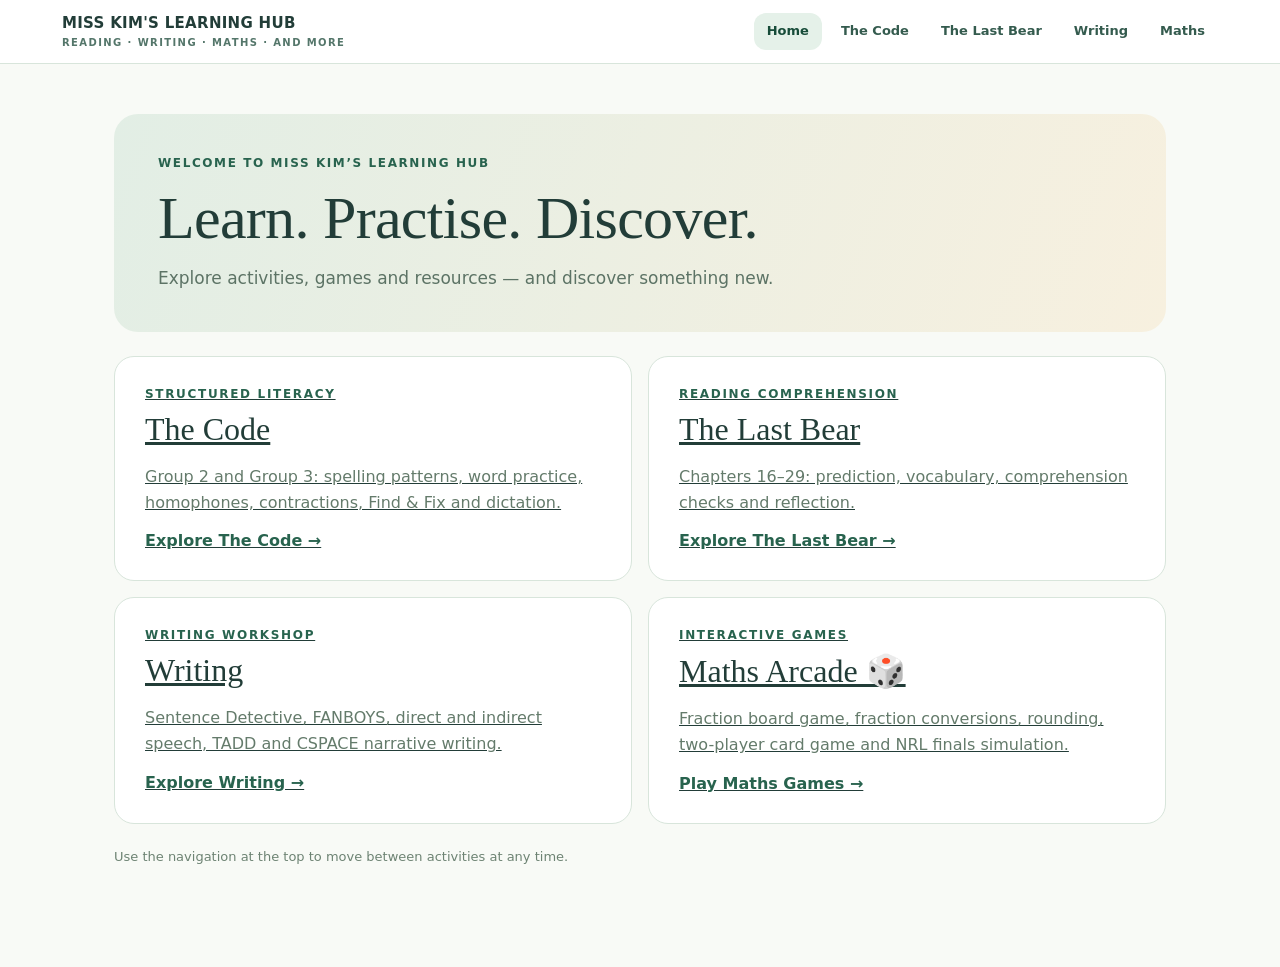
<file: index.html>
<!doctype html><html lang="en"><head><meta charset="utf-8"><meta name="viewport" content="width=device-width,initial-scale=1"><title>Miss Kim's Learning Hub | Reading, Writing & Maths</title><style>
:root{--ink:#223d38;--green:#28634e;--line:#d8e5db}*{box-sizing:border-box}html,body{margin:0;height:100%;font-family:system-ui,-apple-system,Segoe UI,sans-serif;background:#f8faf6;color:var(--ink)}body{display:block}.sitebar{flex:none;position:relative;z-index:5;background:white;border-bottom:1px solid var(--line);box-shadow:0 3px 12px #102c1a0a}.barinner{max-width:1200px;margin:auto;display:flex;align-items:center;justify-content:space-between;gap:16px;padding:13px 22px}.brand{border:0;background:transparent;text-align:left;cursor:pointer;font-size:14px;font-weight:850;color:var(--ink);letter-spacing:.035em}.brand small{display:block;color:#6d8978;font-size:11px;letter-spacing:.12em;margin-top:2px}.nav{display:flex;gap:8px;flex-wrap:wrap}.nav button{font:inherit;font-size:13px;font-weight:750;cursor:pointer;border:1px solid transparent;border-radius:999px;padding:10px 15px;background:transparent;color:#426354}.nav button:hover{background:#eef5ef}.nav button.active{background:#28634e;color:white}.frame{width:100%;flex:1;border:0;background:#f8faf6;min-height:calc(100vh - 110px)}.home{max-width:1100px;margin:auto;padding:50px 24px 90px}.hero{padding:50px;background:linear-gradient(110deg,#e2eee5,#f7f0df);border-radius:25px}.eyebrow{font-size:12px;color:var(--green);font-weight:850;letter-spacing:.14em}.hero h1{font-family:Georgia,serif;font-size:clamp(39px,6vw,70px);line-height:1.1;margin:12px 0}.hero p{color:#5c7365}.cards{display:grid;grid-template-columns:repeat(2,1fr);gap:16px;margin-top:24px}.card{background:white;border:1px solid var(--line);border-radius:20px;padding:30px;text-align:left;cursor:pointer;color:var(--ink);font:inherit;transition:.15s}.card:hover{transform:translateY(-3px);border-color:#7ba88a}.card h2{font:normal 32px Georgia,serif;margin:10px 0}.card p{color:#647b6b;line-height:1.6}.card strong{color:var(--green)}.hint{font-size:13px;color:#6d8373;margin-top:25px}@media(max-width:650px){.barinner{align-items:flex-start;flex-direction:column;padding:12px 15px}.nav{width:100%}.nav button{padding:9px 11px;font-size:12px}.home{padding:25px 15px}.hero{padding:30px 22px}.cards{grid-template-columns:1fr}.card{padding:23px}}
</style><link rel="stylesheet" href="hub-style.css"></head><body><div class="hub-sitebar"><div class="hub-navwrap"><a class="hub-brand" href="index.html">MISS KIM'S LEARNING HUB<span>READING · WRITING · MATHS · AND MORE</span></a><nav class="hub-nav" aria-label="Main navigation"><a class="hub-navlink" aria-current="page" href="index.html">Home</a><a class="hub-navlink" href="the-code.html">The Code</a><a class="hub-navlink" href="the-last-bear.html">The Last Bear</a><a class="hub-navlink" href="writing.html">Writing</a><a class="hub-navlink" href="maths.html">Maths</a></nav></div></div><main id="home" class="home"><section class="hub-banner"><div class="hub-kicker">WELCOME TO MISS KIM’S LEARNING HUB</div><h1 class="hub-title">Learn. Practise. Discover.</h1><p class="hub-description">Explore activities, games and resources — and discover something new.</p></section><div class="cards"><a class="card" href="the-code.html"><div class="eyebrow">STRUCTURED LITERACY</div><h2>The Code</h2><p>Group 2 and Group 3: spelling patterns, word practice, homophones, contractions, Find & Fix and dictation.</p><strong>Explore The Code →</strong></a><a class="card" href="the-last-bear.html"><div class="eyebrow">READING COMPREHENSION</div><h2>The Last Bear</h2><p>Chapters 16–29: prediction, vocabulary, comprehension checks and reflection.</p><strong>Explore The Last Bear →</strong></a><a class="card" href="writing.html"><div class="eyebrow">WRITING WORKSHOP</div><h2>Writing</h2><p>Sentence Detective, FANBOYS, direct and indirect speech, TADD and CSPACE narrative writing.</p><strong>Explore Writing →</strong></a><a class="card" href="maths.html"><div class="eyebrow">INTERACTIVE GAMES</div><h2>Maths Arcade 🎲</h2><p>Fraction board game, fraction conversions, rounding, two-player card game and NRL finals simulation.</p><strong>Play Maths Games →</strong></a></div><p class="hint">Use the navigation at the top to move between activities at any time.</p></main></body></html>
</file>
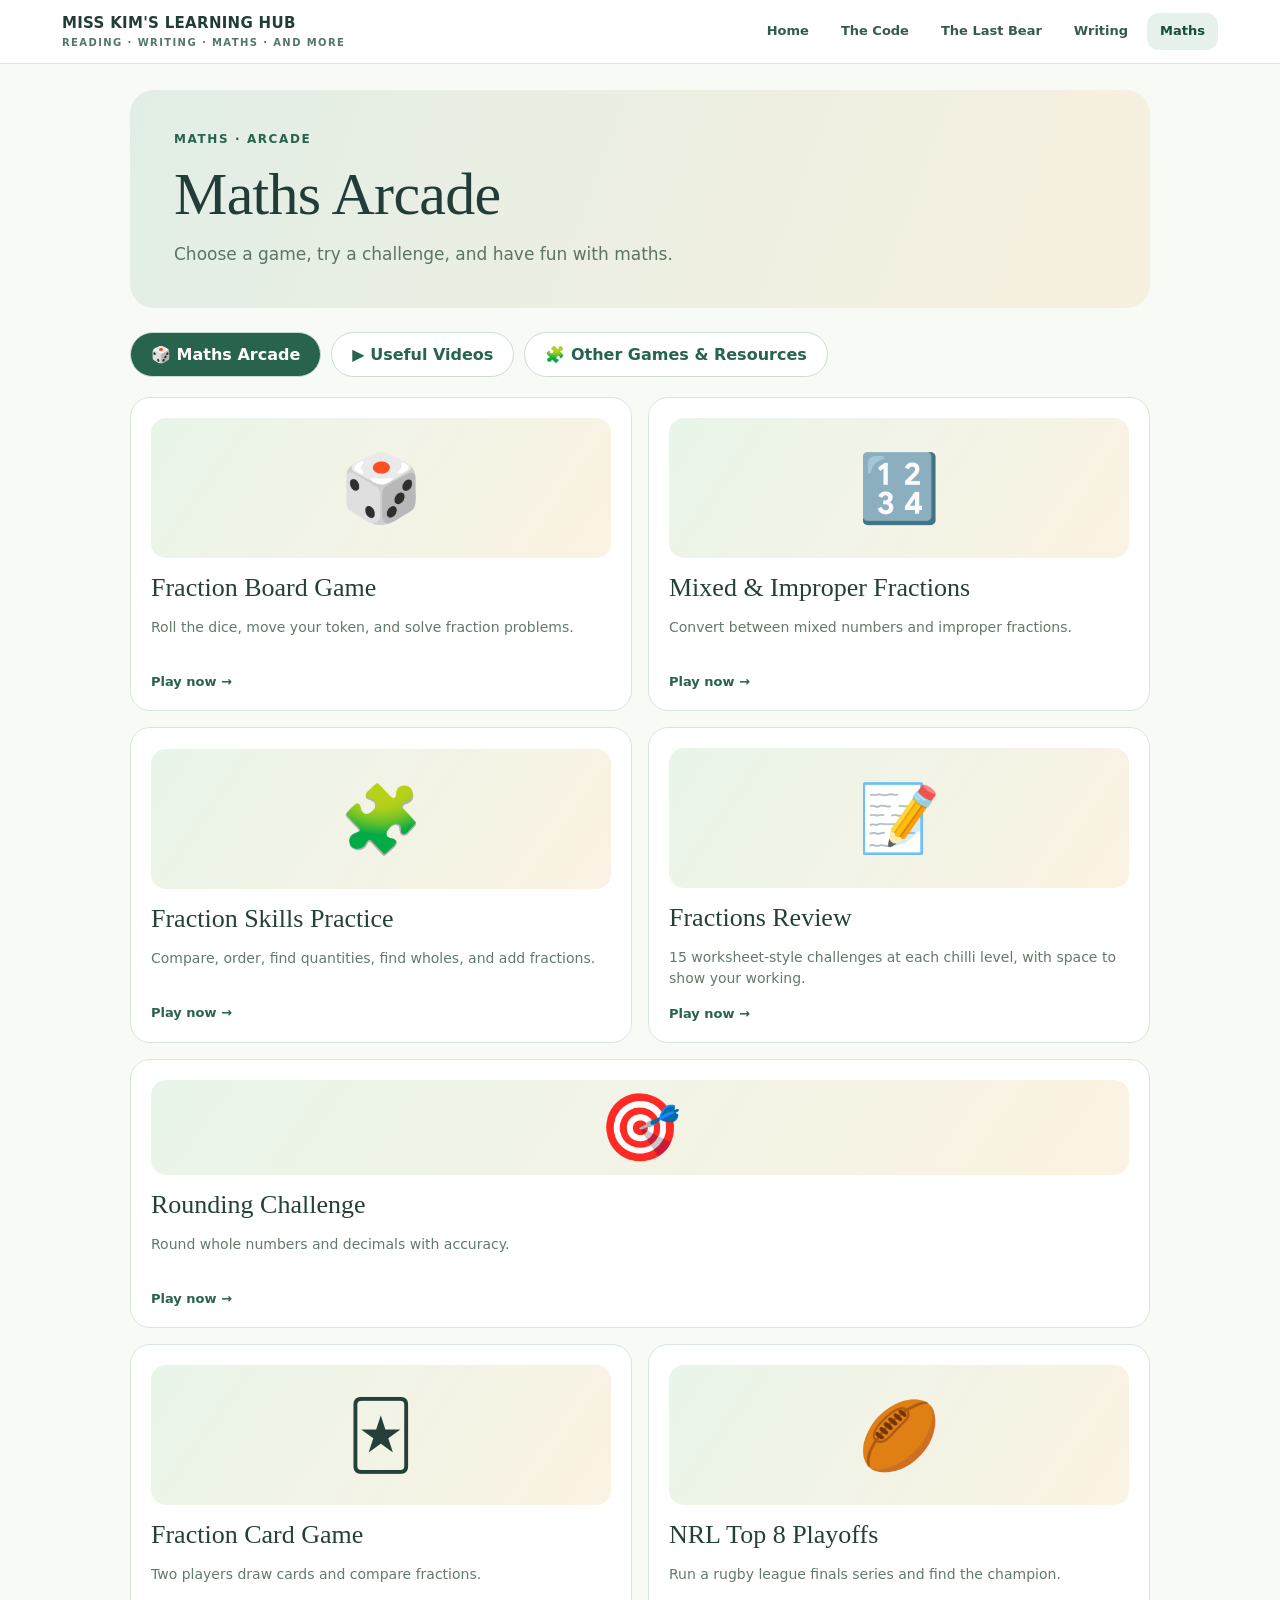
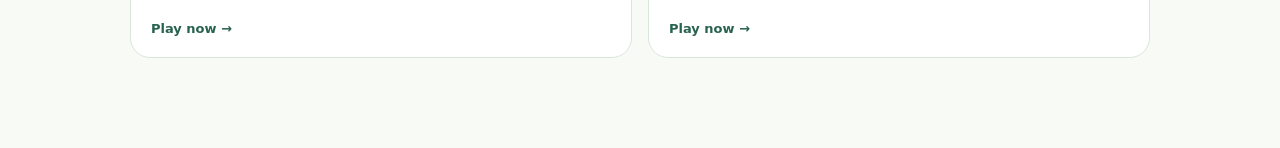
<file: maths.html>
<!doctype html><html lang="en"><head><meta charset="utf-8"><meta name="viewport" content="width=device-width,initial-scale=1"><title>Maths Arcade | Miss Kim's Learning Hub</title><style>
:root{--ink:#244039;--green:#28634e;--pale:#e9f3e9;--line:#d9e6dc;--orange:#d47d31}*{box-sizing:border-box}html{scroll-behavior:auto}body{margin:0;background:#f8faf6;color:var(--ink);font-family:system-ui,-apple-system,'Segoe UI',sans-serif}button,input,select{font:inherit}button{cursor:pointer}button:focus-visible,input:focus-visible{outline:3px solid #e4a64b;outline-offset:2px}.wrap{max-width:1060px;margin:auto;padding:26px 20px 90px}.hero{background:linear-gradient(110deg,#e1eee4,#f7efdb);padding:32px;border-radius:24px;margin-bottom:20px}.eyebrow{font-size:11px;letter-spacing:.15em;font-weight:850;color:#4b8263}.hero h1{font:normal clamp(36px,5vw,59px) Georgia,serif;margin:9px 0}.hero p{margin:0;color:#60776a}.back{border:1px solid var(--line);border-radius:30px;background:white;padding:10px 16px;color:var(--green);font-weight:750;margin-bottom:16px}.gamegrid{display:grid;grid-template-columns:repeat(2,minmax(0,1fr));gap:16px}.gamecard{border:1px solid var(--line);border-radius:20px;background:white;padding:20px;text-align:left;transition:transform .15s,border-color .15s}.gamecard:hover{transform:translateY(-3px);border-color:#75a98b}.gamecard .art{display:grid;place-items:center;background:linear-gradient(125deg,#e9f5ea,#fbf2e2);border-radius:15px;height:140px;font-size:66px;margin-bottom:15px}.gamecard h2{font:normal 26px Georgia,serif;margin:0 0 8px}.gamecard p{font-size:14px;color:#627a6b;line-height:1.5;min-height:40px}.gamecard b{font-size:13px;color:var(--green)}.wide{grid-column:1/-1}.wide .art{height:95px}.panel{border:1px solid var(--line);background:white;border-radius:20px;padding:24px;margin:15px 0}.panel h2{font:normal 30px Georgia,serif;margin:0 0 12px}.muted{color:#667d6d;font-size:14px;line-height:1.55}.row{display:flex;align-items:center;gap:12px;flex-wrap:wrap}.between{justify-content:space-between}.primary,.secondary,.choice,.chip{border-radius:11px;border:1px solid #cbded0;padding:12px 18px;font-weight:750;background:white;color:var(--ink)}.primary{background:var(--green);border-color:var(--green);color:white}.primary:hover{background:#194e3b}.secondary:hover,.choice:hover,.chip:hover{background:#eaf4ec}.choice{min-height:63px;font-size:19px}.choice.correct{background:#e0f3e5;border-color:#339560;color:#145936}.choice.wrong{background:#fff0e9;border-color:#d96e57;color:#983b2e}.chip.active{background:var(--green);color:white}.options{display:grid;grid-template-columns:repeat(2,minmax(0,1fr));gap:12px;margin:18px 0}.feedback{border-radius:12px;background:#eaf3ed;border:1px solid #cfe1d4;padding:14px;margin:15px 0;line-height:1.5}.feedback.good{background:#e2f5e8;border-color:#92cda6}.feedback.bad{background:#fff0e9;border-color:#f0b2a2}.question{border-radius:18px;background:#f0f6f0;padding:28px;text-align:center;margin:20px 0}.question .big{font-size:clamp(30px,6vw,52px);font-weight:750}.progress{height:10px;border-radius:20px;background:#e3ede5;overflow:hidden;margin:12px 0 19px}.progress div{height:100%;background:#408462;transition:width .2s}.score{font-weight:750;color:#37734e}.frac{display:inline-flex;flex-direction:column;vertical-align:middle;text-align:center;min-width:28px;line-height:1.1;font-size:1.15em}.frac .num{border-bottom:2px solid currentColor;padding:0 5px 4px}.frac .den{padding:4px 5px 0}.answerinput{border:1px solid #a8c2b0;border-radius:11px;padding:13px;width:140px;max-width:100%;font-size:20px}.board{display:grid;grid-template-columns:repeat(5,minmax(0,1fr));gap:7px;margin:18px 0}.cell{aspect-ratio:1;min-height:65px;background:#e5f2e6;border:2px solid #d2e7d7;border-radius:13px;display:flex;flex-direction:column;align-items:center;justify-content:center;font-weight:850;position:relative}.cell:nth-child(3n){background:#fdf0d7}.cell:nth-child(4n){background:#e6edf9}.cell .special{font-size:21px}.cell .token{position:absolute;bottom:3px;right:4px;font-size:22px}.dice{font-size:56px;display:inline-block;min-width:74px;text-align:center}.cardtable{display:grid;grid-template-columns:1fr 1fr;gap:16px}.player{border-radius:17px;background:#edf4ec;padding:20px;text-align:center}.player:nth-child(2){background:#f9f0e2}.player h3{margin:0 0 10px}.numbercards{display:flex;justify-content:center;gap:8px;margin:12px 0}.numbercard{border:2px solid #a6c8b3;border-radius:10px;background:white;width:65px;height:85px;display:grid;place-items:center;font-size:32px;font-weight:800;box-shadow:0 3px 0 #b9d6c4}.player:nth-child(2) .numbercard{border-color:#e1c395;box-shadow:0 3px 0 #e8d4af}.bracket{display:grid;grid-template-columns:repeat(3,minmax(0,1fr));gap:14px}.round{border:1px solid var(--line);border-radius:14px;padding:12px;background:#f6f9f5}.round h3{font-size:14px;margin:0 0 12px}.match{background:white;border:1px solid #dbe6dc;border-radius:10px;padding:10px;margin-bottom:9px;font-size:13px}.match b{display:block;margin-bottom:4px}.match span{color:#688071;font-size:12px}.champion{background:linear-gradient(110deg,#e4f3e5,#fff0d1);padding:18px;border-radius:15px;font-weight:800;text-align:center;margin-top:15px}.mini{font-size:12px;color:#61786b}.trophy{font-size:43px}.hidden{display:none!important}@media(max-width:700px){.gamegrid,.cardtable{grid-template-columns:1fr}.wide{grid-column:auto}.bracket{grid-template-columns:1fr}.wrap{padding:18px 12px 70px}.hero{padding:24px}.panel{padding:17px}.cell{min-height:52px}.cell .token{font-size:17px}.options{gap:8px}}
.instruction-toggle{display:inline-flex;align-items:center;gap:8px;font-weight:750;font-size:14px;cursor:pointer}.instruction-toggle input{width:17px;height:17px;accent-color:#397d5d}.instructions{background:#f0f7f0;border:1px solid #b9d6c3;border-radius:14px;padding:15px 19px;margin:14px 0;line-height:1.65}.instructions[hidden]{display:none}.instructions ol{padding-left:22px}.worked{background:white;padding:10px;border-radius:9px;font-weight:700}.gamecard{color:inherit}#app{min-height:300px}@media(max-width:650px){.gamegrid{grid-template-columns:1fr}.gamecard.wide{grid-column:auto}.cardtable{grid-template-columns:1fr}} 
[hidden]{display:none!important}.maths-tabs{display:flex;gap:10px;margin:0 0 20px;flex-wrap:wrap}
.maths-tabs button{border:1px solid #cbded1;border-radius:999px;padding:12px 20px;background:#fff;color:#28634e;font-weight:800}
.maths-tabs button.active{background:#28634e;color:white}
.video-grid{display:grid;grid-template-columns:repeat(auto-fit,minmax(250px,1fr));gap:18px}
.video-card{background:white;border:1px solid #d9e6dc;border-radius:20px;overflow:hidden}
.video-card img{width:100%;aspect-ratio:16/9;object-fit:cover;background:#e7eee9;display:block}
.video-content{padding:18px}
.video-content h2{font-size:19px;line-height:1.35;margin:8px 0}
.video-content p{color:#60776a;font-size:14px;line-height:1.5}
.video-link{display:inline-block;background:#28634e;color:white;text-decoration:none;padding:10px 16px;border-radius:12px;font-weight:750;margin-top:6px}
.video-note{font-size:14px;color:#60776a;margin-bottom:20px}
@media(max-width:650px){.maths-tabs button{flex:1}}

.setup-grid{display:flex;flex-wrap:wrap;gap:10px;margin:16px 0}
.choice{border:2px solid #d3e1d9;border-radius:16px;background:white;padding:13px 18px;cursor:pointer;font-weight:800;color:#295d4d}
.choice.selected{border-color:#297a61;background:#e5f5e9}
.avatar-choice{font-size:34px;min-width:76px;display:flex;flex-direction:column;gap:5px;align-items:center}
.avatar-choice small{font-size:11px}
.token{font-size:clamp(20px,2.8vw,32px)!important;filter:drop-shadow(0 2px 2px #999)}
.cell .tokens{display:flex;flex-wrap:wrap;justify-content:center;gap:0;line-height:1}
.cell .tokens .token{font-size:clamp(16px,2.3vw,28px)!important}
.turn-panel{border:2px solid #d3e1d9;background:#f5faf6;border-radius:16px;padding:15px;margin:14px 0}
.draw-active{border-color:#288463!important;background:#e6f4eb!important}
.playoff-player{padding:12px;background:#f4f8f5;border-radius:12px;margin:8px 0}
.match-live{border:2px solid #d8e7de;border-radius:16px;padding:18px;background:#f8fcf9;margin:15px 0}
.resource-illustration{height:150px;display:flex;align-items:center;justify-content:center;gap:18px;background:linear-gradient(135deg,#e2f2e6,#e7f0f8);font-size:52px}.resource-illustration span{font-size:25px;color:#316854;font-weight:800}
.dice.rolling{animation:dieTumble .18s ease-in-out infinite alternate;transform-origin:center}@keyframes dieTumble{from{transform:rotate(-22deg) scale(.86)}to{transform:rotate(22deg) scale(1.13)}}.confetti-canvas{position:fixed;inset:0;width:100%;height:100%;pointer-events:none;z-index:9999}.choice:disabled,.primary:disabled{opacity:.48;cursor:not-allowed}

.review-levels{display:grid;grid-template-columns:repeat(auto-fit,minmax(230px,1fr));gap:16px;margin:20px 0}
.review-level{background:#fff;border:2px solid #d5e6da;border-radius:20px;padding:24px;text-align:left;cursor:pointer;color:#26473d;transition:transform .15s,border-color .15s}
.review-level:hover{border-color:#418c6b;transform:translateY(-2px)}
.review-level h3{font-size:23px;margin:8px 0}.review-level p{line-height:1.55;color:#61776d}.review-level b{color:#2e795a}
.review-pepper{font-size:30px}
.review-dots{display:flex;gap:7px;flex-wrap:wrap;margin:18px 0}
.review-dot{width:38px;height:38px;border:1px solid #c9d9cf;border-radius:10px;background:#fff;color:#335e4e;cursor:pointer;font-weight:750}
.review-dot.current{outline:3px solid #85b99a;outline-offset:1px}
.review-dot.done{background:#dcf1e3;border-color:#67aa7e}.review-dot.retry{background:#fff0db;border-color:#e2af6b}
.review-label{display:block;font-weight:750;margin:18px 0 8px}
.review-work{display:block;width:100%;min-height:135px;border:2px solid #d1dfd5;border-radius:14px;padding:15px;font:inherit;line-height:1.55;resize:vertical;background:white;color:#244039}
.review-work:focus{outline:2px solid #7ab795}
.review-hint,.review-solution{padding:17px 19px;border-radius:15px;margin:13px 0;line-height:1.65}
.review-hint{background:#fff6e5;border:1px solid #ead5a7}
.review-solution{background:#edf7ef;border:1px solid #b9d8c2}
.review-solution p{margin:9px 0 14px}
@media(max-width:480px){.review-dot{width:34px;height:34px}}
.hero h1{font-family:Georgia, "Times New Roman",serif!important;font-weight:400!important;font-size:clamp(36px,5vw,59px)!important;line-height:1.13!important;letter-spacing:normal!important}
.hero .eyebrow{font-family:system-ui,-apple-system,"Segoe UI",sans-serif!important;font-size:12px!important;font-weight:800!important;letter-spacing:.13em!important;text-transform:uppercase!important}

.hero{padding:clamp(28px,4vw,44px)!important;border-radius:24px!important;margin-bottom:24px!important}
.hero h1{font-family:Georgia,'Times New Roman',serif!important;font-size:clamp(38px,5.2vw,62px)!important;font-weight:400!important;line-height:1.12!important;letter-spacing:-.02em!important;margin:10px 0 12px!important}
.hero .eyebrow{font-family:system-ui,-apple-system,'Segoe UI',sans-serif!important;font-size:12px!important;font-weight:800!important;letter-spacing:.13em!important;line-height:1.5!important;text-transform:uppercase!important}
.hero p{font-family:system-ui,-apple-system,'Segoe UI',sans-serif!important;font-size:17px!important;line-height:1.6!important}
</style><link rel="stylesheet" href="hub-style.css"></head><body><div class="hub-sitebar"><div class="hub-navwrap"><a class="hub-brand" href="index.html">MISS KIM'S LEARNING HUB<span>READING · WRITING · MATHS · AND MORE</span></a><nav class="hub-nav" aria-label="Main navigation"><a class="hub-navlink" href="index.html">Home</a><a class="hub-navlink" href="the-code.html">The Code</a><a class="hub-navlink" href="the-last-bear.html">The Last Bear</a><a class="hub-navlink" href="writing.html">Writing</a><a class="hub-navlink" aria-current="page" href="maths.html">Maths</a></nav></div></div><div class="wrap"><section class="hub-banner"><div class="hub-kicker">MATHS · ARCADE</div><h1 class="hub-title">Maths Arcade</h1><p class="hub-description">Choose a game, try a challenge, and have fun with maths.</p></section><div class="maths-tabs" role="group" aria-label="Maths sections">
<button type="button" id="arcadeTab" class="active" onclick="switchMathsSection('arcade')">🎲 Maths Arcade</button>
<button type="button" id="videosTab" onclick="switchMathsSection('videos')">▶ Useful Videos</button>
<button type="button" id="resourcesTab" onclick="switchMathsSection('resources')">🧩 Other Games &amp; Resources</button>
</div>
<section id="videoSection" hidden>
<h2>▶ Useful Videos</h2>
<p class="video-note">Need a refresher? Watch a short explanation and return to your maths activities whenever you like. Videos open on YouTube in a new tab.</p>
<div class="video-grid">
<article class="video-card"><img src="https://i.ytimg.com/vi/ZF5Viuwo1bw/hqdefault.jpg" alt="Video thumbnail about fractions of whole numbers" loading="lazy"><div class="video-content"><span class="eyebrow">FRACTIONS OF A QUANTITY</span><h2>How to Find a Fraction of a Whole Number</h2><p>Practise finding a fraction of a given quantity.</p><a class="video-link" href="https://www.youtube.com/watch?v=ZF5Viuwo1bw&amp;t=80s" target="_blank" rel="noopener noreferrer">▶ Watch video ↗</a></div></article>
<article class="video-card"><img src="https://i.ytimg.com/vi/KEmCZGbd4R8/hqdefault.jpg" alt="Video thumbnail about improper fractions and mixed numbers" loading="lazy"><div class="video-content"><span class="eyebrow">FRACTION CONVERSION</span><h2>Improper Fractions &amp; Mixed Numbers</h2><p>Review how to convert between mixed numbers and improper fractions.</p><a class="video-link" href="https://www.youtube.com/watch?v=KEmCZGbd4R8&amp;t=4s" target="_blank" rel="noopener noreferrer">▶ Watch video ↗</a></div></article>
<article class="video-card"><img src="https://i.ytimg.com/vi/tDQipFjAoT8/hqdefault.jpg" alt="Video thumbnail about adding fractions with different denominators" loading="lazy"><div class="video-content"><span class="eyebrow">ADDING FRACTIONS</span><h2>Adding Fractions with Different Denominators</h2><p>Learn how to find a common denominator before adding.</p><a class="video-link" href="https://www.youtube.com/watch?v=tDQipFjAoT8" target="_blank" rel="noopener noreferrer">▶ Watch video ↗</a></div></article>
<article class="video-card"><img src="https://i.ytimg.com/vi/ZKTrw3w4wHU/hqdefault.jpg" alt="Thumbnail for Understanding Equivalent FRACTIONS" loading="lazy"><div class="video-content"><span class="eyebrow">EQUIVALENT FRACTIONS</span><h2>Understanding Equivalent FRACTIONS</h2><p>Understand how different fractions can represent the same value.</p><a class="video-link" href="https://www.youtube.com/watch?v=ZKTrw3w4wHU&amp;list=PL5iebibqhvx_mqMHypYYX0oim9K6AIJx5&amp;index=6" target="_blank" rel="noopener noreferrer">▶ Watch video ↗</a></div></article>
<article class="video-card"><img src="https://i.ytimg.com/vi/SMRXThrRC6o/hqdefault.jpg" alt="Thumbnail for Ordering Fractions With Unlike Denominators | Year 6 Maths Lesson" loading="lazy"><div class="video-content"><span class="eyebrow">ORDERING FRACTIONS</span><h2>Ordering Fractions With Unlike Denominators | Year 6 Maths Lesson</h2><p>Use common denominators to put fractions in order.</p><a class="video-link" href="https://www.youtube.com/watch?v=SMRXThrRC6o&amp;list=PL5iebibqhvx_mqMHypYYX0oim9K6AIJx5&amp;index=7" target="_blank" rel="noopener noreferrer">▶ Watch video ↗</a></div></article>
<article class="video-card"><img src="https://i.ytimg.com/vi/AtBUQH8Tkqc/hqdefault.jpg" alt="Thumbnail for Math Antics - Simplifying Fractions" loading="lazy"><div class="video-content"><span class="eyebrow">SIMPLIFYING FRACTIONS</span><h2>Math Antics - Simplifying Fractions</h2><p>Learn how to simplify fractions using common factors.</p><a class="video-link" href="https://www.youtube.com/watch?v=AtBUQH8Tkqc" target="_blank" rel="noopener noreferrer">▶ Watch video ↗</a></div></article>
</div></section>
<section id="resourcesSection" hidden>
<h2>🧩 Other Games &amp; Resources</h2>
<p class="video-note">Want more practice? Explore these maths games and tools. They open in a new tab so you can return to Miss Kim's Learning Hub.</p>
<div class="video-grid">
<article class="video-card"><div class="resource-illustration" aria-hidden="true">🎮 <span>½ ¾ ⅝</span></div><div class="video-content"><span class="eyebrow">FRACTION GAMES</span><h2>Math Playground</h2><p>Try games for comparing, ordering, converting and adding fractions.</p><a class="video-link" href="https://www.mathplayground.com/index_fractions.html" target="_blank" rel="noopener noreferrer">Explore games ↗</a></div></article>
<article class="video-card"><div class="resource-illustration" aria-hidden="true">🧠 <span>¼ + ½</span></div><div class="video-content"><span class="eyebrow">AGES 7–11</span><h2>Topmarks — Fractions &amp; Decimals</h2><p>Explore fraction games, visual models, equivalent fractions and decimals.</p><a class="video-link" href="https://www.topmarks.co.uk/maths-games/7-11-years/fractions-and-decimals" target="_blank" rel="noopener noreferrer">Explore games ↗</a></div></article>
<article class="video-card"><div class="resource-illustration" aria-hidden="true">🃏 <span>♠ ♥ ♦ ♣</span></div><div class="video-content"><span class="eyebrow">CARD DRAWER</span><h2>RANDOM.ORG — Playing Card Shuffler</h2><p>Draw random playing cards for your own fraction card challenges.</p><a class="video-link" href="https://www.random.org/playing-cards/" target="_blank" rel="noopener noreferrer">Draw cards ↗</a></div></article>
</div></section>
<div id="app"><div class="gamegrid"><a class="gamecard" href="maths.html#mixed" style="text-decoration:none;color:inherit"><div class="art">🔢</div><h2>Fraction Challenge</h2><p>Maths games loading… If this stays visible, please refresh.</p></a></div></div></div><script>let hubRestoring=false;function hubNotify(view){}</script><script>
const app=document.getElementById('app');let instructionsOn=false,game='home',level=2,idx=0,score=0,locked=false,questions=[],boardPos=0,boardPending=0,boardRoll=0,boardTurn=0,boardPlayers=0,boardAvatars=[],boardPositions=[],boardChosen=[],boardPhase='setup',boardFeedback='',cardStep=0,cardRound=0,cardScores=[0,0],cardValues=[],cardOrders=[null,null],playoff=null;const rand=(a,b)=>Math.floor(Math.random()*(b-a+1))+a;const shuffle=a=>[...a].sort(()=>Math.random()-.5);const gcd=(a,b)=>b?gcd(b,a%b):a;const frac=(a,b)=>`<span class="frac"><span class="num">${a}</span><span class="den">${b}</span></span>`;const safe=s=>String(s).replace(/&/g,'&amp;').replace(/</g,'&lt;');const scrollToActivityTop=()=>{window.scrollTo(0,0);parent.postMessage({type:'misskim-scroll-top'},'*')};const progress=()=>`<div class="row between"><span class="muted">Question ${Math.min(idx+1,questions.length)} of ${questions.length}</span><span class="score">Score: ${score}</span></div><div class="progress"><div style="width:${Math.min(100,(idx/questions.length)*100)}%"></div></div>`;const back=()=>`<button class="back" onclick="openGame('home')">← All Maths Games</button>`;function openGame(g,recordHistory=true){if(recordHistory&&g!==game)hubNotify({kind:'maths',section:'arcade',game:g});game=g;idx=0;score=0;locked=false;questions=[];if(g==='board'){boardPos=0;boardPending=0;boardTurn=0;boardPlayers=0;boardAvatars=[];boardPositions=[];boardChosen=[];boardPhase='setup';boardFeedback=''}if(g==='skills'){skillTopic='ordering';skillQuestion=0;skillCorrect=0;skillAnswered=false}if(g==='review'){reviewLevel=0;reviewIndex=0;reviewAnswers={};reviewRevealed={};reviewSelf={};reviewHints={}}if(g==='cards'){cardRound=0;cardScores=[0,0];cardValues=[];cardOrders=[null,null];cardStep=0}if(g==='playoffs'){rugbyMatches=[];rugbyDone=[];rugbyWinner=null}render();scrollToActivityTop()}function home(){return `<div class="gamegrid">${[['board','🎲','Fraction Board Game','Roll the dice, move your token, and solve fraction problems.'],['mixed','🔢','Mixed & Improper Fractions','Convert between mixed numbers and improper fractions.'],['skills','🧩','Fraction Skills Practice','Compare, order, find quantities, find wholes, and add fractions.'],['review','📝','Fractions Review','15 worksheet-style challenges at each chilli level, with space to show your working.'],['rounding','🎯','Rounding Challenge','Round whole numbers and decimals with accuracy.'],['cards','🃏','Fraction Card Game','Two players draw cards and compare fractions.'],['playoffs','🏉','NRL Top 8 Playoffs','Run a rugby league finals series and find the champion.']].map(([id,emoji,name,desc],i)=>`<button class="gamecard ${i===4?'wide':''}" onclick="openGame('${id}')"><div class="art" aria-hidden="true">${emoji}</div><h2>${name}</h2><p>${desc}</p><b>Play now →</b></button>`).join('')}</div>`}
function difficulty(){return `<div class="row"><b>Difficulty:</b><button class="chip ${level===2?'active':''}" onclick="setLevel(2)">🌶️🌶️</button><button class="chip ${level===3?'active':''}" onclick="setLevel(3)">🌶️🌶️🌶️</button></div>`}function setLevel(n){level=n;idx=0;score=0;locked=false;questions=[];render()}
function makeMixed(){let n=rand(level===2?1:3,level===2?4:9),d=rand(level===2?2:4,level===2?6:12),a=rand(1,d-1),im=n*d+a,convert=rand(0,1);let answer=convert?`${n} ${a}/${d}`:`${im}/${d}`;let q=convert?`Convert ${frac(im,d)} to a mixed number.`:`Convert ${n} ${frac(a,d)} to an improper fraction.`;let choices=new Set([answer]);for(let k=0;k<40&&choices.size<4;k++){let v=convert?`${Math.max(1,n+rand(-1,1))} ${rand(1,d-1)}/${d}`:`${Math.max(1,im+rand(-d,d))}/${d}`;choices.add(v)}return {q,answer,choices:shuffle([...choices]).slice(0,4),hint:convert?`Divide ${im} by ${d}. The remainder is the numerator.`:`Multiply the whole number by ${d}, then add ${a}.`}}
function makeRound(){let decimals=level===3&&rand(0,1),place=decimals?rand(0,1):rand(0,2),digits=[10,100,1000],unit=decimals?[1,.1][place]:digits[place],value=decimals?rand(102,998)/100:rand(101,9999),rounded=Math.round((value+Number.EPSILON)/unit)*unit;rounded=Number(rounded.toFixed(2));let placeName=decimals?(place===0?'nearest whole number':'nearest tenth'):(place===0?'nearest ten':place===1?'nearest hundred':'nearest thousand');let ans=String(rounded),choices=new Set([ans]);for(let i=0;i<20&&choices.size<4;i++){let alt=Number((rounded+rand(-3,3)*unit).toFixed(2));if(alt>=0)choices.add(String(alt))}return {q:`Round <strong>${value}</strong> to the ${placeName}.`,answer:ans,choices:shuffle([...choices]).slice(0,4),hint:`Look at the digit immediately to the right of the rounding place. 5–9: round up; 0–4: keep it.`}}
function makeQuestions(){questions=Array.from({length:10},()=>game==='mixed'?makeMixed():makeRound())}function toggleInstructions(v){instructionsOn=v;const panel=document.getElementById('instructionsPanel');if(panel)panel.hidden=!v}
function instructionPanel(){let mixed=game==='mixed';return `<div class="row between" style="margin:0 0 14px"><span class="muted">Try the question first. You can ask for help.</span><label class="instruction-toggle"><input type="checkbox" ${instructionsOn?'checked':''} onchange="toggleInstructions(this.checked)"> 🧭 Instructions</label></div><div id="instructionsPanel" class="instructions" ${instructionsOn?'':'hidden'}><strong>${mixed?'Converting fractions':'Rounding numbers'}</strong>${mixed?'<ol><li>Mixed → improper: multiply the whole number by the denominator, then add the numerator.</li><li>Keep the same denominator.</li><li>Improper → mixed: divide the numerator by the denominator. The remainder becomes the new numerator.</li></ol><div class="worked">Example: 2 ¾ = (2 × 4 + 3)/4 = 11/4</div>':'<ol><li>Find the place value you are rounding to.</li><li>Look at the digit immediately to its right.</li><li>0–4: keep the rounding digit. 5–9: increase it by one.</li><li>Change the remaining digits to zero (or remove extra decimal places).</li></ol><div class="worked">Example: 3,467 to the nearest hundred = 3,500</div>'}</div>`}
function quiz(){if(!questions.length)makeQuestions();if(idx>=questions.length)return `<section class="panel"><h2>Challenge complete! 🎉</h2><p class="question big">${score} / ${questions.length}</p><button class="primary" onclick="setLevel(level)">Play again</button></section>`;let q=questions[idx];return `<section class="panel">${instructionPanel()}${difficulty()}<div style="height:12px"></div>${progress()}<div class="question"><div class="muted">${game==='mixed'?'FRACTION CONVERSION':'ROUNDING'}</div><div class="big" style="font-size:clamp(23px,4vw,35px);margin-top:12px">${q.q}</div></div><div class="options">${q.choices.map((a,i)=>`<button class="choice" id="choice${i}" onclick="checkQuiz(${i})">${safe(a)}</button>`).join('')}</div><div class="row"><button class="secondary" onclick="showHint()">💡 Show hint</button><button class="secondary" onclick="showQuizAnswer()">Show answer</button><button class="primary" id="nextQuiz" onclick="nextQuiz()" style="display:none">Next question →</button></div><div id="feedback" aria-live="polite"></div></section>`}
function feedback(t,good){document.getElementById('feedback').innerHTML=`<div class="feedback ${good?'good':'bad'}">${t}</div>`}function showHint(){if(!questions[idx]||locked)return;feedback('💡 '+questions[idx].hint,true)}function finishQuiz(correct){locked=true;if(correct)score++;document.querySelectorAll('.choice').forEach(b=>{b.disabled=true;if(b.textContent===questions[idx].answer)b.classList.add('correct')});document.getElementById('nextQuiz').style.display='inline-block'}function checkQuiz(i){if(locked)return;let q=questions[idx],b=document.getElementById('choice'+i),correct=b.textContent===q.answer;if(!correct)b.classList.add('wrong');finishQuiz(correct);feedback(correct?'✓ Correct! Great thinking.':`Not quite. The correct answer is <strong>${safe(q.answer)}</strong>.`,correct)}function showQuizAnswer(){if(locked)return;finishQuiz(false);feedback(`Answer: <strong>${safe(questions[idx].answer)}</strong>. Try another one!`,true)}function nextQuiz(){idx++;locked=false;render()}

const avatars=['🐻','🦊','🐼','🐸','🐧'];
function chooseBoardPlayers(n){boardPlayers=n;boardAvatars=[];boardChosen=[];boardPositions=Array(n).fill(0);boardPhase='avatars';render()}
function chooseAvatar(a){if(boardChosen.includes(a))return;boardChosen.push(a);boardAvatars.push(avatars[a]);if(boardAvatars.length===boardPlayers)boardPhase='playing';render()}
function boardQuestion(){let d=rand(2,8),a=rand(1,d-1),b=rand(1,d-1);return {a,b,d}}
let bq=null;
function board(){
if(boardPhase==='setup')return `<section class="panel"><h2>🎲 Fraction Board Game</h2><h3>How many players?</h3><p class="muted">Choose 1–5 players. Each player will pick a different character.</p><div class="setup-grid">${[1,2,3,4,5].map(n=>`<button class="choice" onclick="chooseBoardPlayers(${n})">${n} ${n===1?'player':'players'}</button>`).join('')}</div></section>`;
if(boardPhase==='avatars')return `<section class="panel"><h2>🎲 Choose your characters</h2><p class="muted">Player ${boardAvatars.length+1} of ${boardPlayers}: choose a character. Each character can only be picked once.</p><div class="setup-grid">${avatars.map((av,i)=>`<button class="choice avatar-choice" ${boardChosen.includes(i)?'disabled':''} onclick="chooseAvatar(${i})">${av}<small>${boardChosen.includes(i)?'Taken':'Choose'}</small></button>`).join('')}</div><p>${boardAvatars.map((x,i)=>`Player ${i+1}: ${x}`).join(' · ')}</p><button class="secondary" onclick="openGame('board')">Start over</button></section>`;
let cells=Array.from({length:25},(_,i)=>i+1).reverse(),winner=boardPositions.some(x=>x>=25),current=boardTurn%boardPlayers;
return `<section class="panel"><h2>🎲 Fraction Board Game</h2><p class="muted">Take turns rolling the die. Solve the fraction question to move forward. Land on a ladder 🪜 to climb or a slide 🛝 to move back. First to square 25 wins!</p>
<div class="setup-grid">${boardAvatars.map((av,i)=>`<span class="choice ${!winner&&current===i?'selected':''}">${av} Player ${i+1}: ${boardPositions[i]}/25</span>`).join('')}</div>
<div class="board">${cells.map(n=>`<div class="cell"><span>${n}</span><span class="special">${n===5||n===12?'🪜':n===19||n===23?'🛝':''}</span><div class="tokens">${boardPositions.map((pos,i)=>pos===n?`<span class="token" title="Player ${i+1}">${boardAvatars[i]}</span>`:'').join('')}</div></div>`).join('')}</div>
<div class="turn-panel"><h3>${winner?`🏆 ${boardAvatars[boardPositions.findIndex(x=>x>=25)]} Player ${boardPositions.findIndex(x=>x>=25)+1} wins!`:`${boardAvatars[current]} Player ${current+1}'s turn`}</h3><div class="row"><span class="dice" id="die">${boardRoll?['⚀','⚁','⚂','⚃','⚄','⚅'][boardRoll-1]:'🎲'}</span><button class="primary" id="rollBtn" onclick="rollBoard()" ${boardPending||winner?'disabled':''}>Roll the dice</button><button class="secondary" onclick="openGame('board')">New game</button></div><div id="boardQ">${boardPending?boardPrompt():boardFeedback?`<div class="feedback">${boardFeedback}</div>`:'Roll the die to start!'}</div></div></section>`}
function boardPrompt(){return `<div class="question"><p>Solve to move ${boardRoll} spaces</p><div class="big">${frac(bq.a,bq.d)} + ${frac(bq.b,bq.d)} = ?</div></div><div class="row"><input class="answerinput" id="boardNum" type="number" min="0" placeholder="Numerator" aria-label="Numerator"><span>/ ${bq.d}</span><button class="primary" onclick="checkBoard()">Check answer</button><button class="secondary" onclick="boardReveal()">Show answer</button></div><div id="boardFeedback" aria-live="polite"></div>`}
let diceBusy=false;
const dieFaces=['⚀','⚁','⚂','⚃','⚄','⚅'];
function animateDie(element,finalValue){return new Promise(resolve=>{if(!element){resolve();return}element.classList.add('rolling');let tick=0;const t=setInterval(()=>{element.textContent=dieFaces[rand(0,5)];tick++;if(tick>=9){clearInterval(t);element.textContent=dieFaces[finalValue-1];element.classList.remove('rolling');resolve()}},75)})}
async function rollBoard(){if(diceBusy||boardPending||boardPositions.some(x=>x>=25))return;diceBusy=true;const button=document.getElementById('rollBtn');button.disabled=true;const roll=rand(1,6);await animateDie(document.getElementById('die'),roll);boardRoll=roll;bq=boardQuestion();boardPending=1;boardFeedback='';diceBusy=false;document.getElementById('boardQ').innerHTML=boardPrompt()}
function checkBoard(){let v=document.getElementById('boardNum').value;if(v==='')return;resolveBoard(Number(v)===bq.a+bq.b,false)}
function boardReveal(){resolveBoard(false,true)}
function resolveBoard(ok,revealed){if(!boardPending)return;boardPending=0;let i=boardTurn%boardPlayers;if(ok){score++;boardPositions[i]=Math.min(25,boardPositions[i]+boardRoll);let pos=boardPositions[i];if(pos===5)boardPositions[i]=10;if(pos===12)boardPositions[i]=17;if(pos===19)boardPositions[i]=14;if(pos===23)boardPositions[i]=18}
boardFeedback=(ok?`✓ Correct! Player ${i+1} moves ${boardRoll} spaces.`:revealed?'Answer revealed. No movement.':'Not quite. No movement.')+` Answer: ${bq.a+bq.b}/${bq.d}`;
if(!boardPositions.some(x=>x>=25))boardTurn++;render()}

function cardGame(){
let complete=cardStep===4,turn=cardStep%2,ready=cardOrders.every(x=>x!==null);
let raw=i=>[cardValues[i],cardValues[i+2]];
let chosen=i=>cardOrders[i]===0?raw(i):raw(i).slice().reverse();
return `<section class="panel"><h2>🃏 Fraction Card Game</h2><p class="muted">Take turns drawing cards: Player 1 → Player 2 → Player 1 → Player 2. Then EACH player decides which card is the numerator and which is the denominator. Make the largest fraction you can!</p>
<div class="row between"><b>Round ${cardRound+1}</b><span class="score">Player 1: ${cardScores[0]} · Player 2: ${cardScores[1]}</span></div>
<div class="cardtable">${[0,1].map(i=>`<div class="player"><h3>Player ${i+1}</h3><div class="numbercards">${raw(i).map(x=>`<div class="numbercard">${x??'?'}</div>`).join('')}</div>
${complete?`<p><b>Build your fraction:</b> Which number goes on top?</p><div class="setup-grid" style="justify-content:center">
${[0,1].map(order=>{let pair=order===0?raw(i):raw(i).slice().reverse();return `<button class="choice ${cardOrders[i]===order?'selected':''}" onclick="chooseCardOrder(${i},${order})">${frac(pair[0],pair[1])}</button>`}).join('')}</div>${cardOrders[i]!==null?`<p class="score">✓ Player ${i+1} has chosen.</p>`:''}`:''}</div>`).join('')}</div>
<div class="turn-panel"><b>${complete?(ready?'Both players are ready to compare!':'Each player must choose how to arrange their two cards.'):`Player ${turn+1}: draw your ${cardStep<2?'first':'second'} card`}</b>
<div class="row" style="margin-top:12px">${complete?`<button class="primary" onclick="finishCardRound()" ${ready?'':'disabled'}>Compare fractions & score →</button>`:`<button class="primary" onclick="drawCards()">🃏 Player ${turn+1} draw</button>`}<button class="secondary" onclick="openGame('cards')">Reset scores</button></div></div><div id="cardFeedback"></div></section>`}
function drawCards(){if(cardStep>=4)return;cardValues[cardStep]=rand(1,9);cardStep++;render()}
function chooseCardOrder(i,order){if(cardStep!==4)return;cardOrders[i]=order;render()}
function finishCardRound(){
if(cardStep!==4||cardOrders.some(x=>x===null))return;
let [a,b]=cardOrders[0]===0?[cardValues[0],cardValues[2]]:[cardValues[2],cardValues[0]];
let [c,d]=cardOrders[1]===0?[cardValues[1],cardValues[3]]:[cardValues[3],cardValues[1]];
let comp=a*d-c*b;
if(comp>0)cardScores[0]++;else if(comp<0)cardScores[1]++;
let msg=comp===0?'It’s a tie!':comp>0?'🏆 Player 1 wins!':'🏆 Player 2 wins!';
cardRound++;cardStep=0;cardValues=[];cardOrders=[null,null];render();
document.getElementById('cardFeedback').innerHTML=`<div class="feedback good">${msg} ${a}/${b} ${comp>0?'>':comp<0?'<':'='} ${c}/${d}</div>`;
}
const teams=['Storm','Panthers','Broncos','Sharks','Bulldogs','Warriors','Roosters','Raiders'];
let rugbyMatches=[],rugbyStage=0,rugbyDice=[],rugbyDone=[],rugbyMatchIndex=0,rugbyWinner=null;
function initRugby(){rugbyStage=0;rugbyDice=[];rugbyDone=[];rugbyMatchIndex=0;rugbyWinner=null;rugbyMatches=[[0,3],[1,2],[4,7],[5,6]];render()}
function rugbyRoundTitle(){return ['Week 1 · Qualifying & Elimination','Week 2 · Semi-finals','Week 3 · Preliminary Finals','Week 4 · Grand Final'][rugbyStage]}
async function rollRugby(side){if(diceBusy||rugbyWinner!==null||rugbyDice[side]!==undefined)return;diceBusy=true;const el=document.getElementById('rugbyDie'+side);const button=document.getElementById('rugbyRoll'+side);if(button)button.disabled=true;const roll=rand(1,6);await animateDie(el,roll);rugbyDice[side]=roll;diceBusy=false;render()}
function rugbyMatchResult(){if(rugbyDice.length!==2||rugbyDice[0]===undefined||rugbyDice[1]===undefined)return;let [x,y]=rugbyMatches[rugbyMatchIndex],a=rugbyDice[0],b=rugbyDice[1];if(a===b){rugbyDice=[];render();document.getElementById('rugbyFeedback').textContent='Tie! Both players roll again.';return}
rugbyDone.push({x,y,a,b,w:a>b?x:y,l:a>b?y:x,stage:rugbyStage});rugbyDice=[];rugbyMatchIndex++;
let limit=[4,2,2,1][rugbyStage];if(rugbyMatchIndex>=limit){let week=rugbyDone.filter(m=>m.stage===rugbyStage);if(rugbyStage===0){rugbyMatches=[[week[0].l,week[2].w],[week[1].l,week[3].w]]}
else if(rugbyStage===1){let q=rugbyDone.filter(m=>m.stage===0);rugbyMatches=[[q[0].w,week[1].w],[q[1].w,week[0].w]]}
else if(rugbyStage===2){rugbyMatches=[[week[0].w,week[1].w]]}
else {rugbyWinner=week[0].w;setTimeout(celebrateRugby,100)};
rugbyStage++;rugbyMatchIndex=0}
render()}
function playoffs(){if(!rugbyMatches.length)initRugby();let matchNow=rugbyWinner===null?rugbyMatches[rugbyMatchIndex]:null;return `<section class="panel"><h2>🏉 NRL Top 8 Playoffs</h2><p class="muted">Eight players each represent one ranked team. For each match, both players roll their own die. The higher roll wins and advances! Tied rolls are replayed. The top four get a second chance in Week 1.</p>
<div class="panel" style="background:#f1f7f1"><b>Choose your team by starting rank</b><div class="row" style="margin-top:9px">${teams.map((t,i)=>`<span class="chip" style="font-size:12px;padding:7px">${i+1}. ${t}</span>`).join('')}</div></div>
${matchNow?`<div class="match-live"><h3>${rugbyRoundTitle()} · Match ${rugbyMatchIndex+1}</h3><div class="cardtable">${matchNow.map((t,i)=>`<div class="player"><h3>${teams[t]}</h3><div class="dice" id="rugbyDie${i}" style="margin:15px">${rugbyDice[i]===undefined?'🎲':['⚀','⚁','⚂','⚃','⚄','⚅'][rugbyDice[i]-1]}</div><button class="primary" id="rugbyRoll${i}" onclick="rollRugby(${i})" ${rugbyDice[i]!==undefined?'disabled':''}>${teams[t]} player: Roll!</button></div>`).join('')}</div><div class="row" style="margin-top:15px"><button class="primary" onclick="rugbyMatchResult()" ${rugbyDice[0]===undefined||rugbyDice[1]===undefined?'disabled':''}>${rugbyDice[0]===rugbyDice[1]?'Roll-off for tie':'Confirm winner & advance →'}</button></div><p id="rugbyFeedback" class="muted"></p></div>`:`<div class="champion">🏆 ${teams[rugbyWinner]} are the champions!<p>Started at rank ${rugbyWinner+1}</p></div>`}
<h3>Match results</h3>${rugbyDone.length?`<div class="bracket">${[0,1,2,3].map(w=>`<div class="round"><h3>Week ${w+1}</h3>${rugbyDone.filter(m=>m.stage===w).map(m=>`<div class="match"><b>${teams[m.x]} vs ${teams[m.y]}</b><span>🎲 ${m.a} – ${m.b} · Winner: ${teams[m.w]}</span></div>`).join('')||'<p class="muted">Coming up</p>'}</div>`).join('')}</div>`:'<p class="muted">The results will appear here as each match is played.</p>'}
<button class="secondary" style="margin-top:18px" onclick="initRugby()">Start a new tournament</button></section>`}
let currentMathsSection='arcade';
function switchMathsSection(section,recordHistory=true){
if(recordHistory&&section!==currentMathsSection)hubNotify({kind:'maths',section,game});
currentMathsSection=section;
const videos=section==='videos',resources=section==='resources',arcade=section==='arcade';
document.getElementById('videoSection').hidden=!videos;
document.getElementById('resourcesSection').hidden=!resources;
app.hidden=!arcade;
document.getElementById('arcadeTab').classList.toggle('active',arcade);
document.getElementById('videosTab').classList.toggle('active',videos);
document.getElementById('resourcesTab').classList.toggle('active',resources);
window.scrollTo(0,0);
parent.postMessage({type:'misskim-scroll-top'},'*');
}

let skillTopic='ordering',skillQuestion=0,skillCorrect=0,skillAnswered=false,skillHint=false;
const skillTopics=[
['ordering','Comparing & Ordering'],
['quantity','Fraction of a Quantity'],
['whole','Finding the Whole'],
['equivalent','Equivalent Fractions'],
['addition','Adding & Subtracting']
];
const skillBank={
ordering:[
{q:'Put these fractions in order from smallest to largest: 7/4, 9/4, 5/2',a:'7/4, 9/4, 5/2',hint:'Convert each fraction into a mixed number.',steps:'7/4 = 1¾; 9/4 = 2¼; 5/2 = 2½.'},
{q:'Which is larger: 9/4 or 5/2?',a:'5/2',hint:'Convert to mixed numbers.',steps:'9/4 = 2¼, while 5/2 = 2½.'},
{q:'Put these in order: 10/4, 6/4, 4/2',a:'6/4, 4/2, 10/4',hint:'Write each as a mixed number or whole number.',steps:'6/4 = 1½; 4/2 = 2; 10/4 = 2½.'}],
quantity:[
{q:'What is ¾ of 28?',a:'21',hint:'Divide 28 by 4, then multiply by 3.',steps:'28 ÷ 4 = 7; 7 × 3 = 21.'},
{q:'What is ⅔ of 18?',a:'12',hint:'Divide by the denominator first.',steps:'18 ÷ 3 = 6; 6 × 2 = 12.'},
{q:'What is ¼ of 20?',a:'5',hint:'Divide the quantity into four equal parts.',steps:'20 ÷ 4 = 5.'}],
whole:[
{q:'⅗ of a number is 24. What is the whole number?',a:'40',hint:'Divide 24 by the numerator, then multiply by the denominator.',steps:'24 ÷ 3 = 8; 8 × 5 = 40.'},
{q:'12 is ¾ of what number?',a:'16',hint:'Find one quarter first.',steps:'12 ÷ 3 = 4; 4 × 4 = 16.'},
{q:'⅔ of a number is 18. What is the whole?',a:'27',hint:'18 represents two equal parts.',steps:'18 ÷ 2 = 9; 9 × 3 = 27.'}],
equivalent:[
{q:'¾ = ?/12. What is the missing numerator?',a:'9',hint:'What do you multiply 4 by to get 12?',steps:'4 × 3 = 12, so 3 × 3 = 9.'},
{q:'2/5 = ?/10. What is the missing numerator?',a:'4',hint:'Multiply numerator and denominator by the same number.',steps:'2 × 2 = 4 and 5 × 2 = 10.'},
{q:'Simplify 6/8.',a:'3/4',hint:'Divide numerator and denominator by their greatest common factor.',steps:'6 ÷ 2 = 3 and 8 ÷ 2 = 4.'}],
addition:[
{q:'3/8 + 2/8 = ?',a:'5/8',hint:'The denominators are the same, so add the numerators.',steps:'(3 + 2)/8 = 5/8.'},
{q:'3/4 − 1/2 = ?',a:'1/4',hint:'Convert 1/2 to quarters.',steps:'3/4 − 2/4 = 1/4.'},
{q:'1/2 + 1/3 = ?',a:'5/6',hint:'Use a common denominator of 6.',steps:'3/6 + 2/6 = 5/6.'}]
};
function chooseSkillTopic(t){skillTopic=t;skillQuestion=0;skillCorrect=0;skillAnswered=false;skillHint=false;render()}
function skillInstructions(){return {
ordering:'Convert improper fractions into mixed numbers, or find a common denominator. Then compare the values.',
quantity:'Divide the whole quantity by the denominator, then multiply by the numerator.',
whole:'Divide the known quantity by the numerator, then multiply by the denominator.',
equivalent:'Multiply or divide the numerator AND denominator by the same number.',
addition:'Find a common denominator first. Add or subtract the numerators; keep the denominator.'
}[skillTopic]}
function skills(){
let q=skillBank[skillTopic][skillQuestion],done=skillQuestion>=skillBank[skillTopic].length;
return `<section class="panel"><h2>🧩 Fraction Skills Practice</h2><p class="muted">Choose a topic, solve each question, and use Instructions if you need a reminder.</p>
<div class="setup-grid">${skillTopics.map(([id,name])=>`<button class="chip ${skillTopic===id?'active':''}" onclick="chooseSkillTopic('${id}')">${name}</button>`).join('')}</div>
<label class="instruction-toggle"><input type="checkbox" ${instructionsOn?'checked':''} onchange="toggleInstructions(this.checked)"> 🧭 Instructions</label>
<div class="instructions" id="instructionsPanel" ${instructionsOn?'':'hidden'}>${skillInstructions()}</div>
${done?`<div class="question"><h3>Great work! 🎉</h3><p>Score: ${skillCorrect} / ${skillBank[skillTopic].length}</p></div><button class="primary" onclick="chooseSkillTopic('${skillTopic}')">Try again</button>`:
`<p class="muted">Question ${skillQuestion+1} of ${skillBank[skillTopic].length} · Score: ${skillCorrect}</p>
<div class="question"><h3>${q.q}</h3></div>
<div class="row"><input class="answerinput" id="skillAnswer" type="text" placeholder="Your answer" aria-label="Your answer" ${skillAnswered?'disabled':''}><button class="primary" onclick="checkSkill()" ${skillAnswered?'disabled':''}>Check answer</button><button class="secondary" onclick="showSkillHint()">💡 Hint</button><button class="secondary" onclick="showSkillAnswer()">Show answer</button>${skillAnswered?'<button class="primary" onclick="nextSkill()">Next question →</button>':''}</div>
<div id="skillFeedback" aria-live="polite">${skillAnswered?`<div class="feedback">${skillLastFeedback}</div>`:''}</div>`}</section>`}
let skillLastFeedback='';
function normalizeAnswer(x){return String(x).trim().toLowerCase().replace(/\\s+/g,'').replace(/⅓/g,'1/3').replace(/¾/g,'3/4')}
function checkSkill(){if(skillAnswered)return;const v=document.getElementById('skillAnswer').value;if(!v.trim())return;let q=skillBank[skillTopic][skillQuestion],ok=normalizeAnswer(v)===normalizeAnswer(q.a);if(ok)skillCorrect++;skillAnswered=true;skillLastFeedback=(ok?'✓ Correct! ':'Not quite. ')+`Answer: ${q.a}. ${q.steps}`;render()}
function showSkillHint(){let el=document.getElementById('skillFeedback');if(el)el.innerHTML=`<div class="feedback">💡 ${skillBank[skillTopic][skillQuestion].hint}</div>`}
function showSkillAnswer(){if(skillAnswered)return;skillAnswered=true;let q=skillBank[skillTopic][skillQuestion];skillLastFeedback=`Answer: ${q.a}. ${q.steps}`;render()}
function nextSkill(){skillQuestion++;skillAnswered=false;skillLastFeedback='';render()}


function celebrateRugby(){
const canvas=document.createElement('canvas');canvas.className='confetti-canvas';document.body.appendChild(canvas);
const ctx=canvas.getContext('2d');canvas.width=innerWidth;canvas.height=innerHeight;
const colors=['#2d8b64','#f3b34c','#ed7b78','#789cdb','#e2a8d3'];
const bits=Array.from({length:135},()=>({x:Math.random()*canvas.width,y:-Math.random()*canvas.height*.6,size:4+Math.random()*7,v:2+Math.random()*4,rot:Math.random()*6.28,color:colors[rand(0,4)]}));
let frame=0;function draw(){ctx.clearRect(0,0,canvas.width,canvas.height);bits.forEach(b=>{b.y+=b.v;b.x+=Math.sin(frame/16+b.rot)*.7;ctx.fillStyle=b.color;ctx.save();ctx.translate(b.x,b.y);ctx.rotate(b.rot+frame*.02);ctx.fillRect(-b.size/2,-b.size/2,b.size,b.size*.6);ctx.restore()});frame++;if(frame<160)requestAnimationFrame(draw);else canvas.remove()}requestAnimationFrame(draw);
try{const AudioContext=window.AudioContext||window.webkitAudioContext;if(!AudioContext)return;const audio=new AudioContext();const notes=[392,494,587,784,587,784];notes.forEach((freq,i)=>{const osc=audio.createOscillator(),gain=audio.createGain(),t=audio.currentTime+i*.14;osc.type='sine';osc.frequency.value=freq;gain.gain.setValueAtTime(.0001,t);gain.gain.exponentialRampToValueAtTime(.045,t+.025);gain.gain.exponentialRampToValueAtTime(.0001,t+.18);osc.connect(gain).connect(audio.destination);osc.start(t);osc.stop(t+.2)});setTimeout(()=>audio.close(),1700)}catch(e){}
}


// Review is deliberately open-ended: learners write their working, check the model answer,
// and assess their own understanding rather than being graded by an exact-text comparison.
const reviewBank={
2:[
['Mixed & improper','Convert 11/4 into a mixed number.','Divide 11 by 4.','2 3/4','11 ÷ 4 = 2 remainder 3, so 2 3/4.'],
['Mixed & improper','Convert 3 2/5 into an improper fraction.','Multiply the whole number by the denominator, then add the numerator.','17/5','3 × 5 + 2 = 17, so 17/5.'],
['Compare & order','Order 1/2, 3/4 and 2/3 from smallest to largest.','Try a common denominator of 12.','1/2, 2/3, 3/4','6/12 < 8/12 < 9/12.'],
['Compare & order','Which is greater: 7/4 or 5/3? Explain.','Convert both into mixed numbers.','7/4','7/4 = 1 3/4 and 5/3 = 1 2/3. Therefore 7/4 is greater.'],
['Equivalent fractions','Complete: 3/5 = ?/20. Explain your method.','What multiplies 5 to make 20?','12','5 × 4 = 20, so 3 × 4 = 12.'],
['Simplifying','Simplify 12/18 as far as possible.','Find the greatest common factor of 12 and 18.','2/3','Divide both 12 and 18 by 6.'],
['Fraction of a quantity','Find 3/4 of 32. Show your working.','Find one quarter first.','24','32 ÷ 4 = 8; 8 × 3 = 24.'],
['Fraction of a quantity','A box holds 30 pencils. 2/5 are blue. How many are blue?','Divide 30 by 5 first.','12 pencils','30 ÷ 5 = 6; 6 × 2 = 12 pencils.'],
['Finding the whole','3/5 of a number is 18. What is the whole number?','18 represents three fifths.','30','18 ÷ 3 = 6; 6 × 5 = 30.'],
['Finding the whole','1/4 of a class is 7 students. How many students are in the class?','Four equal groups of 7.','28 students','7 × 4 = 28 students.'],
['Adding fractions','Calculate 3/8 + 2/8. Simplify if possible.','Add the numerators.','5/8','(3 + 2)/8 = 5/8.'],
['Subtracting fractions','Calculate 7/10 − 3/10. Simplify your answer.','Subtract numerators, then simplify.','2/5','4/10 = 2/5.'],
['Unlike denominators','Calculate 1/2 + 1/4.','Write 1/2 in quarters.','3/4','2/4 + 1/4 = 3/4.'],
['Unlike denominators','Calculate 5/6 − 1/3.','Convert 1/3 into sixths.','1/2','5/6 − 2/6 = 3/6 = 1/2.'],
['Word problem','Mia ate 1/4 of a pizza and her brother ate 3/8. What fraction did they eat altogether?','Convert quarters into eighths.','5/8','1/4 = 2/8; 2/8 + 3/8 = 5/8.']
],
3:[
['Mixed & improper','Convert 47/8 into a mixed number. Explain the remainder.','How many groups of 8 fit into 47?','5 7/8','47 ÷ 8 = 5 remainder 7, so 5 7/8.'],
['Mixed & improper','Convert 4 5/6 into an improper fraction.','Multiply 4 by 6, then add 5.','29/6','4 × 6 + 5 = 29, so 29/6.'],
['Compare & order','Order 7/6, 9/8, 5/4 and 11/12 from smallest to largest.','Use 24 as a common denominator.','11/12, 9/8, 7/6, 5/4','22/24 < 27/24 < 28/24 < 30/24.'],
['Compare & justify','Sam says 5/7 is larger than 3/4 because 5 is larger than 3. Is Sam correct? Explain.','Find a common denominator of 28.','No. 3/4 is greater.','5/7 = 20/28, while 3/4 = 21/28. Numerators alone cannot tell you which fraction is greater.'],
['Equivalent fractions','Find two fractions equivalent to 7/12 with denominators greater than 12.','Multiply numerator and denominator by the same whole number.','14/24 and 21/36 (examples)','7/12 × 2/2 = 14/24; 7/12 × 3/3 = 21/36. Other valid examples are possible.'],
['Simplifying','Simplify 42/56 fully. Show how you know it cannot be simplified further.','Find the greatest common factor.','3/4','42 ÷ 14 = 3 and 56 ÷ 14 = 4; 3 and 4 have no common factor greater than 1.'],
['Fraction of a quantity','A school has 84 sports balls. 5/7 are footballs. How many are footballs?','Find one seventh first.','60 footballs','84 ÷ 7 = 12; 12 × 5 = 60.'],
['Fraction of a quantity','A library has 96 new books. 3/8 are graphic novels and 1/4 are science books. How many are neither?','Find each group, then subtract from 96.','36 books','3/8 of 96 = 36; 1/4 of 96 = 24; 96 − 36 − 24 = 36.'],
['Finding the whole','5/8 of a number is 45. Find the whole number.','45 is five equal parts.','72','45 ÷ 5 = 9; 9 × 8 = 72.'],
['Finding the whole','A team completed 3/7 of its training drills, which was 24 drills. How many drills were planned?','First find 1/7.','56 drills','24 ÷ 3 = 8; 8 × 7 = 56.'],
['Adding unlike denominators','Calculate 5/6 + 3/4. Give your answer as a mixed number.','Use twelfths.','1 7/12','10/12 + 9/12 = 19/12 = 1 7/12.'],
['Subtracting unlike denominators','Calculate 7/8 − 2/5. Simplify your answer.','Use fortieths.','19/40','35/40 − 16/40 = 19/40.'],
['Mixed-number operations','Calculate 2 1/3 + 1 5/6.','Convert thirds to sixths.','4 1/6','2 2/6 + 1 5/6 = 3 7/6 = 4 1/6.'],
['Multi-step problem','A 3-metre ribbon has 5/6 m cut off, then another 3/4 m cut off. How much remains?','Add the amounts removed before subtracting from 3.','1 5/12 m','5/6 + 3/4 = 10/12 + 9/12 = 19/12; 3 − 19/12 = 17/12 = 1 5/12 m.'],
['Create & explain','Create two DIFFERENT fractions that add to exactly 1, with different denominators. Explain using equivalent fractions.','Try 1/2 and 2/4, or invent your own.','Example: 1/3 + 4/6 = 1','1/3 = 2/6, so 2/6 + 4/6 = 6/6 = 1. Many answers are possible.']
]};
let reviewLevel=0,reviewIndex=0,reviewAnswers={},reviewRevealed={},reviewSelf={},reviewHints={};
function reviewKey(){return `${reviewLevel}-${reviewIndex}`}
function setReviewLevel(n){reviewLevel=n;reviewIndex=0;render()}
function reviewSave(){let e=document.getElementById('reviewWork');if(e)reviewAnswers[reviewKey()]=e.value}
function reviewGo(i){reviewSave();reviewIndex=Math.max(0,Math.min(14,i));render()}
function reviewToggleHint(){reviewSave();let k=reviewKey();reviewHints[k]=!reviewHints[k];render()}
function reviewReveal(){reviewSave();reviewRevealed[reviewKey()]=true;render()}
function reviewMark(ok){reviewSave();reviewSelf[reviewKey()]=ok;render()}
function reviewReset(){if(!confirm('Clear your answers for this level and start again?'))return;for(let i=0;i<15;i++){let k=`${reviewLevel}-${i}`;delete reviewAnswers[k];delete reviewRevealed[k];delete reviewSelf[k];delete reviewHints[k]}reviewIndex=0;render()}
function review(){
if(!reviewLevel)return `<section class="panel"><h2>📝 Fractions Review</h2><p class="muted">A worksheet-style challenge covering all our fraction topics. Choose your level and work through 15 questions. Write your answer AND show your working. Check the worked solution when you are ready.</p><div class="review-levels"><button class="review-level" onclick="setReviewLevel(2)"><span class="review-pepper">🌶️🌶️</span><h3>2 Chillies</h3><p>Build confidence with core fraction skills and short word problems.</p><b>15 questions →</b></button><button class="review-level" onclick="setReviewLevel(3)"><span class="review-pepper">🌶️🌶️🌶️</span><h3>3 Chillies</h3><p>Stretch yourself with multi-step problems, explanations and reasoning.</p><b>15 questions →</b></button></div><p class="muted">Tip: Your work stays here while you move between questions and levels. It is not saved after you close or refresh the page.</p></section>`;
let items=reviewBank[reviewLevel],q=items[reviewIndex],k=reviewKey(),marked=Object.keys(reviewSelf).filter(x=>x.startsWith(reviewLevel+'-')),correct=marked.filter(x=>reviewSelf[x]).length;
return `<section class="panel review-panel"><div class="row between"><div><h2>📝 Fractions Review</h2><span class="muted">${reviewLevel} Chillies · ${q[0]}</span></div><button class="secondary" onclick="reviewSave();reviewLevel=0;render()">Change level</button></div>
<div class="row between" style="margin-top:18px"><b>Question ${reviewIndex+1} / 15</b><span class="score">Self-checked: ${marked.length}/15 · Correct: ${correct}</span></div>
<div class="progress"><div style="width:${marked.length/15*100}%"></div></div>
<div class="review-dots" aria-label="Choose a question">${items.map((_,i)=>{let status=reviewSelf[`${reviewLevel}-${i}`];return `<button type="button" class="review-dot ${i===reviewIndex?'current':''} ${status===true?'done':status===false?'retry':''}" onclick="reviewGo(${i})" aria-label="Question ${i+1}">${i+1}</button>`}).join('')}</div>
<div class="question"><div class="eyebrow">${q[0].toUpperCase()}</div><h3>${q[1]}</h3></div>
<label class="review-label" for="reviewWork">Your answer & working</label>
<textarea id="reviewWork" class="review-work" rows="5" placeholder="Write your answer here. Show the steps you used..." oninput="reviewAnswers[reviewKey()]=this.value">${safe(reviewAnswers[k]||'')}</textarea>
<div class="row" style="margin:16px 0"><button class="secondary" onclick="reviewToggleHint()">💡 ${reviewHints[k]?'Hide hint':'Hint'}</button><button class="primary" onclick="reviewReveal()">Show worked answer</button></div>
${reviewHints[k]?`<div class="review-hint"><b>Hint:</b> ${q[2]}</div>`:''}
${reviewRevealed[k]?`<div class="review-solution"><b>Answer:</b> ${q[3]}<p><b>Working:</b> ${q[4]}</p><div class="row"><span>How did you do?</span><button class="choice ${reviewSelf[k]===true?'selected':''}" onclick="reviewMark(true)">✓ Got it</button><button class="choice ${reviewSelf[k]===false?'selected':''}" onclick="reviewMark(false)">↻ Need more practice</button></div></div>`:''}
<div class="row between" style="margin-top:22px"><button class="secondary" onclick="reviewGo(${reviewIndex-1})" ${reviewIndex===0?'disabled':''}>← Previous</button>${reviewIndex===14?`<button class="primary" onclick="reviewFinish()">Finish review →</button>`:`<button class="primary" onclick="reviewGo(${reviewIndex+1})">Next question →</button>`}</div></section>`}
function reviewFinish(){reviewSave();let total=Object.keys(reviewSelf).filter(k=>k.startsWith(reviewLevel+'-')).length;let correct=Object.keys(reviewSelf).filter(k=>k.startsWith(reviewLevel+'-')&&reviewSelf[k]).length;app.innerHTML=back()+`<section class="panel"><h2>🎉 Review complete!</h2><p>You have self-checked ${total} of 15 questions and marked ${correct} as correct.</p><p class="muted">You can revisit any question, check your working, or try the other level.</p><div class="row"><button class="primary" onclick="render()">Review my answers</button><button class="secondary" onclick="reviewLevel=0;render()">Choose another level</button><button class="secondary" onclick="reviewReset()">Start this level again</button></div></section>`}

window.addEventListener('message',e=>{if(e.source!==parent||!e.data||e.data.type!=='hub-restore')return;
 hubRestoring=true;
 try{const v=e.data.view;
 if(v.kind==='home'){switchMathsSection('arcade',false);openGame('home',false)}
 else if(v.kind==='maths'){switchMathsSection(v.section||'arcade',false);if(v.game)openGame(v.game,false)}
 }finally{hubRestoring=false}
});
function render(){app.innerHTML=game==='home'?home():back()+(game==='mixed'||game==='rounding'?quiz():game==='board'?board():game==='cards'?cardGame():game==='skills'?skills():game==='review'?review():playoffs())}render();
</script></body></html>
</file>
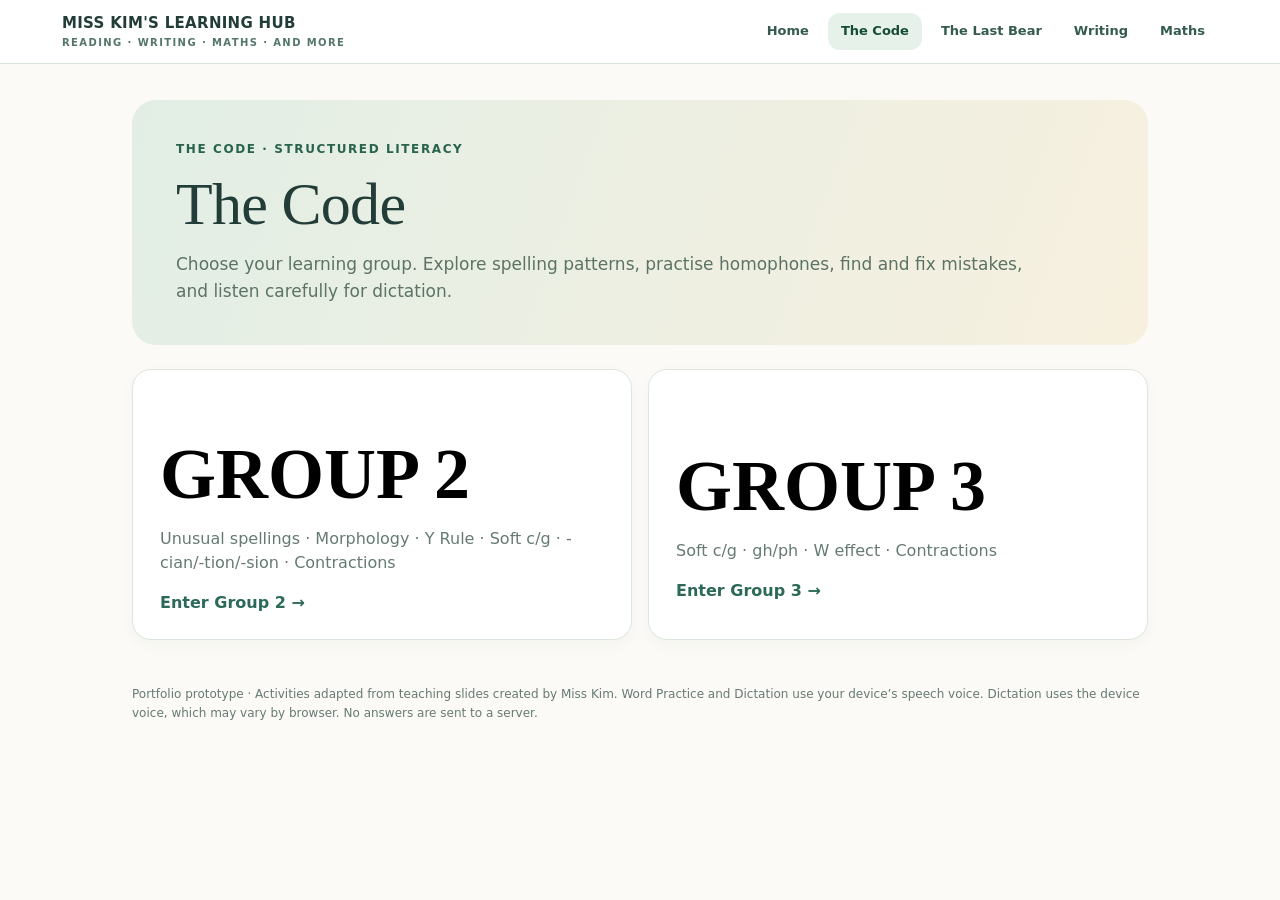
<file: the-code.html>
<!doctype html><html lang="en"><head><meta charset="utf-8"><meta name="viewport" content="width=device-width,initial-scale=1"><title>The Code · Miss Kim's Learning Hub</title><style>
:root{--ink:#203b38;--muted:#667a74;--cream:#fbfaf6;--sage:#dceae0;--green:#2c6957;--line:#dce6dd;--gold:#e7b76d;--red:#a34d44}*{box-sizing:border-box}body{margin:0;background:var(--cream);font-family:ui-sans-serif,system-ui,-apple-system,Segoe UI,Arial;color:var(--ink)}button,input,textarea{font:inherit}button{cursor:pointer}header{padding:18px max(5%,calc((100% - 1080px)/2));border-bottom:1px solid var(--line);display:flex;align-items:center;justify-content:space-between;gap:12px;background:#fff}header b{letter-spacing:.06em;font-size:13px}header small{color:var(--muted)}main{max-width:1060px;margin:auto;padding:36px 22px 90px}.eyebrow{font-size:12px;font-weight:750;letter-spacing:.15em;color:var(--green);text-transform:uppercase}h1{font-family:Georgia,serif;font-size:clamp(36px,5vw,60px);line-height:1.08;margin:12px 0}h2{font-family:Georgia,serif;font-size:31px;margin:0 0 10px}h3{font-size:18px;margin:0 0 8px}p{line-height:1.6;color:var(--muted)}.hero{background:#e7f0e8;border-radius:25px;padding:45px;margin-bottom:24px}.hero p{max-width:640px}.groups,.cards{display:grid;grid-template-columns:repeat(2,1fr);gap:16px}.card{border:1px solid var(--line);background:white;border-radius:19px;padding:25px;box-shadow:0 5px 16px #183a2a08}.group{padding:27px;text-align:left;transition:.2s}.group:hover,.tile:hover{transform:translateY(-2px);border-color:#91bba5}.group strong{font-family:Georgia,serif;font-size:clamp(45px,6vw,72px);display:block;line-height:1.1}.group .pill{display:none!important}.group span{display:block;color:var(--muted);margin:12px 0 18px;line-height:1.5}.group em{font-style:normal;color:var(--green);font-weight:700}.top{display:flex;align-items:center;justify-content:space-between;gap:10px;flex-wrap:wrap;margin-bottom:24px}.pill{background:#e6efe8;color:#356c56;border-radius:99px;padding:7px 13px;font-size:12px;font-weight:750}.btn{border:0;background:var(--green);color:white;border-radius:12px;padding:12px 18px;font-weight:700}.btn.alt{background:#e9f0eb;color:var(--ink)}.btn.ghost{background:white;border:1px solid var(--line);color:var(--ink)}.btn:disabled{opacity:.4;cursor:not-allowed}.tabs{display:flex;gap:8px;flex-wrap:wrap;margin:22px 0}.tabs button{border:1px solid var(--line);border-radius:99px;padding:11px 17px;background:white;color:var(--ink);font-weight:650}.tabs button.active{background:var(--green);color:white}.workspace{background:#fff;border:1px solid var(--line);border-radius:22px;padding:28px;min-height:350px}.muted{color:var(--muted)}.topic-grid{display:grid;grid-template-columns:repeat(auto-fit,minmax(210px,1fr));gap:12px;margin:20px 0}.tile{background:#f7faf7;border:1px solid var(--line);border-radius:15px;padding:19px;text-align:left;transition:.2s}.tile strong{display:block;font-size:18px}.tile small{color:var(--muted);display:block;margin-top:7px;line-height:1.5}.learning{background:#eef5ee;padding:25px;border-radius:16px;margin:18px 0}.learning strong{font-size:21px}.examples{display:flex;flex-wrap:wrap;gap:9px;margin:18px 0}.word{background:white;border:1px solid #d2e1d5;padding:11px 15px;border-radius:11px;font-weight:700}.question{background:#f2f6f1;padding:24px;border-radius:16px;margin:18px 0;font-size:clamp(18px,2.4vw,24px);line-height:1.6}.choices{display:flex;flex-wrap:wrap;gap:10px}.choice{border:1px solid #cfded4;background:white;padding:12px 20px;border-radius:12px;font-weight:700}.choice.selected{background:#dcece1;border-color:#609879}.feedback{margin:16px 0;padding:15px 18px;border-radius:12px;background:#edf4ee}.feedback.bad{background:#fff0ed;color:#9b473c}.feedback.good{background:#e3f3e9;color:#276445}textarea,input[type=text]{width:100%;padding:15px;border:1px solid #cbdacf;border-radius:12px;background:white;color:var(--ink)}textarea{min-height:125px;resize:vertical;line-height:1.7}.controls{display:flex;gap:10px;flex-wrap:wrap;margin:15px 0}.counter{font-size:12px;color:var(--muted);font-weight:750;letter-spacing:.05em}.hidden{display:none!important}.progress{height:7px;background:#e8eee9;border-radius:10px;overflow:hidden;margin:15px 0}.progress i{display:block;background:#70a58a;height:100%}.wordcheck{display:flex;flex-wrap:wrap;gap:7px;margin:12px 0}.token{padding:7px 9px;border-radius:7px;background:#f0f3ef}.token.wrong{background:#ffdfd9;color:#973e33}.token.right{background:#dff0e3;color:#266844}.fix-compare{margin-top:14px;border:1px solid #dce6dd;border-radius:14px;padding:16px;background:#fff}.fix-compare h3{font-size:14px;margin:14px 0 7px}.fix-compare h3:first-child{margin-top:0}.fix-legend{display:flex;gap:14px;flex-wrap:wrap;font-size:13px;margin:10px 0}.fix-legend span{display:inline-flex;align-items:center;gap:6px}.fix-legend i{display:inline-block;width:12px;height:12px;border-radius:3px}.fix-missing{background:#fff0cb;color:#755214}.fix-note{font-size:13px;color:var(--muted)}.footer{margin-top:45px;font-size:12px;color:var(--muted);line-height:1.6}@media(max-width:650px){.groups,.cards{grid-template-columns:1fr}.hero{padding:30px 24px}main{padding:24px 14px}.workspace{padding:19px}header{padding:16px}}
.hero h1{font-family:Georgia, "Times New Roman",serif!important;font-weight:400!important;font-size:clamp(36px,5vw,59px)!important;line-height:1.13!important;letter-spacing:normal!important}
.hero .eyebrow{font-family:system-ui,-apple-system,"Segoe UI",sans-serif!important;font-size:12px!important;font-weight:800!important;letter-spacing:.13em!important;text-transform:uppercase!important}

.hero{padding:clamp(28px,4vw,44px)!important;border-radius:24px!important;margin-bottom:24px!important}
.hero h1{font-family:Georgia,'Times New Roman',serif!important;font-size:clamp(38px,5.2vw,62px)!important;font-weight:400!important;line-height:1.12!important;letter-spacing:-.02em!important;margin:10px 0 12px!important}
.hero .eyebrow{font-family:system-ui,-apple-system,'Segoe UI',sans-serif!important;font-size:12px!important;font-weight:800!important;letter-spacing:.13em!important;line-height:1.5!important;text-transform:uppercase!important}
.hero p{font-family:system-ui,-apple-system,'Segoe UI',sans-serif!important;font-size:17px!important;line-height:1.6!important}
</style><link rel="stylesheet" href="hub-style.css"></head><body><div class="hub-sitebar"><div class="hub-navwrap"><a class="hub-brand" href="index.html">MISS KIM'S LEARNING HUB<span>READING · WRITING · MATHS · AND MORE</span></a><nav class="hub-nav" aria-label="Main navigation"><a class="hub-navlink" href="index.html">Home</a><a class="hub-navlink" aria-current="page" href="the-code.html">The Code</a><a class="hub-navlink" href="the-last-bear.html">The Last Bear</a><a class="hub-navlink" href="writing.html">Writing</a><a class="hub-navlink" href="maths.html">Maths</a></nav></div></div><main><section id="welcome"><section class="hub-banner"><div class="hub-kicker">THE CODE · STRUCTURED LITERACY</div><h1 class="hub-title">The Code</h1><p class="hub-description">Choose your learning group. Explore spelling patterns, practise homophones, find and fix mistakes, and listen carefully for dictation.</p></section><div class="groups"><button class="card group" onclick="chooseGroup('g2')"><div class="pill" style="display:inline-block">GROUP 2</div><br><br><strong>GROUP 2</strong><span>Unusual spellings · Morphology · Y Rule · Soft c/g · -cian/-tion/-sion · Contractions</span><em>Enter Group 2 →</em></button><button class="card group" onclick="chooseGroup('g3')"><div class="pill" style="display:inline-block;background:#e8e9f7;color:#565a9c">GROUP 3</div><br><br><strong>GROUP 3</strong><span>Soft c/g · gh/ph · W effect · Contractions</span><em>Enter Group 3 →</em></button></div></section><section id="learning" class="hidden"><div class="top"><button class="btn ghost" onclick="goHome()">← Change group</button><span class="pill" id="groupLabel">Group 2</span></div><div class="eyebrow">Your learning space</div><h2 id="groupTitle">Let's practise!</h2><p id="groupIntro"></p><div class="tabs" id="tabs"></div><div class="workspace" id="workspace"></div></section><div class="footer">Portfolio prototype · Activities adapted from teaching slides created by Miss Kim. Word Practice and Dictation use your device’s speech voice. Dictation uses the device voice, which may vary by browser. No answers are sent to a server.</div></main><script>let hubRestoring=false;function hubNotify(view){}</script><script>
const DATA={"g2":{"name":"Group 2","intro":"Practise the spelling patterns and words from your Group 2 lessons.","topics":[{"title":"Unusual spellings","detail":"Some letters are written but not pronounced.","rule":"Notice the silent letters in wr, kn, sc and mb.","words":["write","wrong","wrinkle","knight","knee","science","scissors","lamb","thumb","climb"],"fix":[{"bad":"She wraped the present carefully but forgot to wright her name on the card.","good":"She wrapped the present carefully but forgot to write her name on the card."},{"bad":"He nelt beside the injured lamb and gently turned the nob on the gate.","good":"He knelt beside the injured lamb and gently turned the knob on the gate."},{"bad":"The children were fasinated by the tiny crum of food being carried away by the ants.","good":"The children were fascinated by the tiny crumb of food being carried away by the ants."},{"bad":"The nife was wraped in a cloth beside the sissors.","good":"The knife was wrapped in a cloth beside the scissors."},{"bad":"He climed the ladder to fix the broken door nob.","good":"He climbed the ladder to fix the broken door knob."}],"dictation":["There is a wrinkle in my wristband.","My thumb has gone numb.","The knight wrote the wrong answer with a pencil."]},{"title":"Morphology","detail":"Build words using meaningful parts.","rule":"A prefix changes the meaning of a base word. mis- means wrong; pre- means before; sub- means under.","words":["misspell","misbehave","misunderstand","misread","preheat","submarine","semicircle","multicolour"],"fix":[{"bad":"The farmer encouridged his younger cusin to fill the trough and nourish the animals.","good":"The farmer encouraged his younger cousin to fill the trough and nourish the animals."},{"bad":"She recieved a message saying that the physical education lesson would'nt start until the afternoon.","good":"She received a message saying that the physical education lesson wouldn't start until the afternoon."},{"bad":"The young athlete could'nt believe that her score had doubbled since the last competition. She knew that the toughest faze of her training was finally over.","good":"The young athlete couldn't believe that her score had doubled since the last competition. She knew that the toughest phase of her training was finally over."},{"bad":"Please preheet the oven before we make a semi-circle with the dough.","good":"Please preheat the oven before we make a semicircle with the dough."},{"bad":"She missunderstood the subheading and misread the instrutions.","good":"She misunderstood the subheading and misread the instructions."}],"dictation":["I misunderstood the instructions and made a mistake on the first question.","Please preheat the oven before making a semicircle.","The submarine carried a multicoloured flag."]},{"title":"Y Rule","detail":"Keep the y or change it?","rule":"Vowel + y: usually keep y (enjoy → enjoyed). Consonant + y: often change y to i before a suffix (study → studied). Keep y before -ing (studying). For many plurals ending in f or fe, change f/fe to ves (calf → calves, loaf → loaves).","words":["enjoyed","stayed","delayed","studied","beautiful","easiest","carried","studying","calves","loaves"],"fix":[{"bad":"The young athlete could'nt believe that her score had doubbled since the last competition. She knew that the toughest faze of her training was finally over.","good":"The young athlete couldn't believe that her score had doubled since the last competition. She knew that the toughest phase of her training was finally over."},{"bad":"The familys enjoyd the sunny day at the beach.","good":"The families enjoyed the sunny day at the beach."},{"bad":"The babys were studing the butterflys in the garden.","good":"The babies were studying the butterflies in the garden."}],"dictation":["We stayed at the beach all afternoon and enjoyed playing in the waves.","The families carried their supplies while the babies slept.","The children enjoyed studying the butterflies."]},{"title":"Soft c & soft g","detail":"Learn when c sounds like /s/ and g sounds like /j/.","rule":"Soft c: c before e, i or y often makes /s/, as in city, cent and cycle. Soft g: g before e, i or y often makes /j/, as in giant, germ and gym. Watch for exceptions.","words":["circle","cent","cycle","dice","decided","cyclone","circus","place","face","city","cicada","pencil","germ","giant","gymnastics","vegetable","ginger","magic","Egypt","genius","giraffe","stage"],"fix":[{"bad":"The children were fasinated by the tiny crum of food being carried away by the ants.","good":"The children were fascinated by the tiny crumb of food being carried away by the ants."},{"bad":"The farmer encouridged his younger cusin to fill the trough and nourish the animals.","good":"The farmer encouraged his younger cousin to fill the trough and nourish the animals."},{"bad":"The gient girafe walked past the citty centre.","good":"The giant giraffe walked past the city centre."},{"bad":"The magik pencel was hidden inside the cirkle.","good":"The magic pencil was hidden inside the circle."}],"dictation":["The cicada landed on my face as I rode my cycle through the city.","Wow, that is a giant pigeon on stage!","The gentle giant walked through the city centre."]},{"title":"-cian, -tion & -sion","detail":"Three endings that often make a /shun/ sound.","rule":"-cian often names a person with a skill or job (musician, electrician). -tion and -sion often form nouns about actions, states or results (action, pollution, decision, collision). Listen carefully: these endings can sound alike but are spelled differently.","words":["musician","electrician","politician","physician","magician","technician","beautician","mathematician","action","pollution","inspiration","condition","celebration","competition","imagination","composition","collision","extension","decision","suspension","division","television","explosion","persuasion"],"fix":[{"bad":"She recieved a message saying that the physical education lesson would'nt start until the afternoon.","good":"She received a message saying that the physical education lesson wouldn't start until the afternoon."},{"bad":"The young athlete could'nt believe that her score had doubbled since the last competition. She knew that the toughest faze of her training was finally over.","good":"The young athlete couldn't believe that her score had doubled since the last competition. She knew that the toughest phase of her training was finally over."},{"bad":"The musitian made a decisian before the competision.","good":"The musician made a decision before the competition."},{"bad":"The electricion watched the celebrasion on televison.","good":"The electrician watched the celebration on television."}],"dictation":["The technician is really an electrician.","Your physician is a clever mathematician.","The musician used his imagination to create a beautiful composition for the concert.","The electrician made a careful decision to fix the broken light safely.","The television crew captured the celebration in the town square.","The explorer made a decision to continue the expedition at dawn."]},{"title":"Homophones","detail":"Words that sound alike but mean different things.","rule":"Choose the spelling that fits the meaning of the sentence.","words":["aloud / allowed","our / hour","break / brake","ball / bawl","mail / male","heal / heel"],"fix":[{"bad":"She wraped the present carefully but forgot to wright her name on the card.","good":"She wrapped the present carefully but forgot to write her name on the card."},{"bad":"She recieved a message saying that the physical education lesson would'nt start until the afternoon.","good":"She received a message saying that the physical education lesson wouldn't start until the afternoon."},{"bad":"The young athlete could'nt believe that her score had doubbled since the last competition. She knew that the toughest faze of her training was finally over.","good":"The young athlete couldn't believe that her score had doubled since the last competition. She knew that the toughest phase of her training was finally over."},{"bad":"Please right the answere before the brake.","good":"Please write the answer before the break."},{"bad":"We waited an our to see the flour in the garden.","good":"We waited an hour to see the flower in the garden."}],"dictation":["Please write the right answer before the break.","Our team waited an hour for the mail.","The flower grew beside a bag of flour."]}],"homophones":[["You are not ___ to go outside.","allowed",["aloud","allowed"],"Allowed means permitted."],["Please read the sentence ___.","aloud",["aloud","allowed"],"Aloud means spoken so others can hear."],["We have one ___ before lunch.","hour",["our","hour"],"Hour is a unit of time."],["Press the ___ to stop the bike.","brake",["break","brake"],"A brake slows or stops a vehicle."],["Please ___ your name on the card.","write",["right","write"],"Write means to form words."],["She put the ___ in the mixing bowl.","flour",["flower","flour"],"Flour is used for baking."]],"fix":[{"bad":"She wraped the present carefully but forgot to wright her name on the card.","good":"She wrapped the present carefully but forgot to write her name on the card."},{"bad":"He nelt beside the injured lamb and gently turned the nob on the gate.","good":"He knelt beside the injured lamb and gently turned the knob on the gate."},{"bad":"The children were fasinated by the tiny crum of food being carried away by the ants.","good":"The children were fascinated by the tiny crumb of food being carried away by the ants."},{"bad":"The farmer encouridged his younger cusin to fill the trough and nourish the animals.","good":"The farmer encouraged his younger cousin to fill the trough and nourish the animals."},{"bad":"She recieved a message saying that the physical education lesson would'nt start until the afternoon.","good":"She received a message saying that the physical education lesson wouldn't start until the afternoon."},{"bad":"The young athlete could'nt believe that her score had doubbled since the last competition. She knew that the toughest faze of her training was finally over.","good":"The young athlete couldn't believe that her score had doubled since the last competition. She knew that the toughest phase of her training was finally over."}],"dictation":["There is a wrinkle in my wristband.","My thumb has gone numb.","I misunderstood the instructions and made a mistake on the first question.","We stayed at the beach all afternoon and enjoyed playing in the waves.","The cicada landed on my face as I rode my cycle through the city.","Wow, that is a giant pigeon on stage!","The technician is really an electrician.","Your physician is a clever mathematician.","The musician used his imagination to create a beautiful composition for the concert.","The electrician made a careful decision to fix the broken light safely.","The television crew captured the celebration in the town square.","The explorer made a decision to continue the expedition at dawn."]},"g3":{"name":"Group 3","intro":"Challenge yourself with Group 3 spelling patterns, word choices and dictation.","topics":[{"title":"Soft c & soft g","detail":"The letter after c or g can change its sound.","rule":"c before e, i or y often sounds /s/ (city). g before e, i or y often sounds /j/ (giant). These are useful patterns, not rules without exceptions.","words":["city","circle","cycle","cent","giant","germ","gymnastics","ginger"],"fix":[{"bad":"The farmer encouridged his younger cusin to fill the trough and nourish the animals.","good":"The farmer encouraged his younger cousin to fill the trough and nourish the animals."},{"bad":"She recieved a message saying that the physical education lesson would'nt start until the afternoon.","good":"She received a message saying that the physical education lesson wouldn't start until the afternoon."},{"bad":"She percieved the problem immediately, but neigher of her teammates knew how to solve it.","good":"She perceived the problem immediately, but neither of her teammates knew how to solve it."},{"bad":"She wore a baige veil while drinking a coffee with extra caffiene before work.","good":"She wore a beige veil while drinking a coffee with extra caffeine before work."},{"bad":"The gient stood beside the cirkle in the citty.","good":"The giant stood beside the circle in the city."},{"bad":"The pencel rolled off the staje near the gym.","good":"The pencil rolled off the stage near the gym."}],"dictation":["The giant pigeon stood on the stage.","The cyclist placed a pencil beside the gym.","A gentle giraffe walked through the city."]},{"title":"gh & ph → /f/","detail":"Different spellings can represent the same sound.","rule":"In words such as laugh and photo, gh and ph represent the /f/ sound.","words":["laugh","cough","tough","enough","trough","photo","phrase","physics","photocopy"],"fix":[{"bad":"The farmer encouridged his younger cusin to fill the trough and nourish the animals.","good":"The farmer encouraged his younger cousin to fill the trough and nourish the animals."},{"bad":"She recieved a message saying that the physical education lesson would'nt start until the afternoon.","good":"She received a message saying that the physical education lesson wouldn't start until the afternoon."},{"bad":"We spotted a strange amfibian hiding beneath a fallen log in the suthern forest.","good":"We spotted a strange amphibian hiding beneath a fallen log in the southern forest."},{"bad":"The fotographer took a foto of the elefant.","good":"The photographer took a photo of the elephant."},{"bad":"The dolphine swam past the triamphant sailor.","good":"The dolphin swam past the triumphant sailor."}],"dictation":["An elephant can triumph over a lion.","Please photocopy the first paragraph.","The photographer took a photograph of the dolphin."]},{"title":"W effect","detail":"Explore wa and qua spellings.","rule":"In many words, a following w or qu affects the vowel sound: want, swamp, quad and squash. Listen carefully; pronunciation varies across words and accents.","words":["want","swamp","wallet","wallaby","wasp","quad","squash","quarry","quarantine"],"fix":[{"bad":"The warrier swollowed his food and wondered weather there would be enough for everyone.","good":"The warrior swallowed his food and wondered whether there would be enough for everyone."},{"bad":"The children were'nt sure if they were aloud to wander near the swamp.","good":"The children weren't sure if they were allowed to wander near the swamp."},{"bad":"The children woudn't go outside because a wosp was flying near the door.","good":"The children wouldn't go outside because a wasp was flying near the door."},{"bad":"The wosp flew above the swomp and the watter.","good":"The wasp flew above the swamp and the water."},{"bad":"We wont to wosh our hands before lunch.","good":"We want to wash our hands before lunch."}],"dictation":["I want to wander in the swamp.","Take your wallet out before you do the washing.","The wasp flew past the swamp while we washed our hands."]},{"title":"ou → /u/","detail":"Explore the short /u/ sound in ou words.","rule":"In some words, ou represents the /u/ sound. Listen and notice the spelling in touch, young and enough.","words":["touch","young","double","encourage","enough","rough","cousin"],"fix":[{"bad":"The young athlete could'nt believe that her score had doubbled since the last competition. She knew that the toughest faze of her training was finally over.","good":"The young athlete couldn't believe that her score had doubled since the last competition. She knew that the toughest phase of her training was finally over."},{"bad":"She percieved the problem immediately, but neigher of her teammates knew how to solve it.","good":"She perceived the problem immediately, but neither of her teammates knew how to solve it."},{"bad":"We spotted a strange amfibian hiding beneath a fallen log in the suthern forest.","good":"We spotted a strange amphibian hiding beneath a fallen log in the southern forest."},{"bad":"The yung child ate sum soop at lunch.","good":"The young child ate some soup at lunch."},{"bad":"The grup of students walked throo the park.","good":"The group of students walked through the park."}],"dictation":["The photographer received a beige veil while waiting for the parade.","The young group walked through the country.","Would you like some soup for lunch?"]}],"homophones":[["The athlete worked hard through the toughest ___ of training.","phase",["faze","phase"],"Phase means a stage or period."],["She ___ a beige veil.","wore",["war","wore"],"Wore is the past tense of wear."],["We stood on the ___ and watched the waves.","shore",["shore","sure"],"Shore is the land beside water."],["He took a ___ to the next city.","plane",["plain","plane"],"Plane is an aircraft."],["The ___ rode through the village.","knight",["night","knight"],"Knight refers to a person."],["The baker bought more ___.","flour",["flower","flour"],"Flour is an ingredient used in baking."]],"fix":[{"bad":"The farmer encouridged his younger cusin to fill the trough and nourish the animals.","good":"The farmer encouraged his younger cousin to fill the trough and nourish the animals."},{"bad":"She recieved a message saying that the physical education lesson would'nt start until the afternoon.","good":"She received a message saying that the physical education lesson wouldn't start until the afternoon."},{"bad":"The young athlete could'nt believe that her score had doubbled since the last competition. She knew that the toughest faze of her training was finally over.","good":"The young athlete couldn't believe that her score had doubled since the last competition. She knew that the toughest phase of her training was finally over."},{"bad":"The warrier swollowed his food and wondered weather there would be enough for everyone.","good":"The warrior swallowed his food and wondered whether there would be enough for everyone."},{"bad":"The children were'nt sure if they were aloud to wander near the swamp.","good":"The children weren't sure if they were allowed to wander near the swamp."},{"bad":"She percieved the problem immediately, but neigher of her teammates knew how to solve it.","good":"She perceived the problem immediately, but neither of her teammates knew how to solve it."},{"bad":"She wore a baige veil while drinking a coffee with extra caffiene before work.","good":"She wore a beige veil while drinking a coffee with extra caffeine before work."},{"bad":"The children woudn't go outside because a wosp was flying near the door.","good":"The children wouldn't go outside because a wasp was flying near the door."},{"bad":"We spotted a strange amfibian hiding beneath a fallen log in the suthern forest.","good":"We spotted a strange amphibian hiding beneath a fallen log in the southern forest."}],"dictation":["I want to wander in the swamp.","Take your wallet out before you do the washing.","An elephant can triumph over a lion.","Please photocopy the first paragraph.","The photographer received a beige veil while waiting for the parade."]}};
const CONTRACTIONS={g2:[['she is',"she's"],['he is',"he's"],['they are',"they're"],['we are',"we're"],['do not',"don't"],['cannot',"can't"],['I am',"I'm"],['it is',"it's"]],g3:[['she had',"she'd"],['they have',"they've"],['would not',"wouldn't"],['could not',"couldn't"],['we have',"we've"],['he would',"he'd"],['you are',"you're"],['were not',"weren't"]]};let contractionIndex=0;let group=null,tab='learn',topic=0,wordIndex=0,homoIndex=0,fixIndex=0,dictIndex=0,tries=0,dictReveal=false,dictChecked=false,fixChecked=false,score=0;const $=id=>document.getElementById(id),esc=s=>String(s).replace(/[&<>"']/g,c=>({'&':'&amp;','<':'&lt;','>':'&gt;','"':'&quot;',"'":'&#39;'}[c]));function chooseGroup(g){hubNotify({kind:'group',group:g,tab:'learn'});group=g;tab='learn';topic=wordIndex=homoIndex=fixIndex=dictIndex=score=contractionIndex=0;$('welcome').classList.add('hidden');$('learning').classList.remove('hidden');$('groupLabel').textContent=DATA[g].name;$('groupTitle').textContent=DATA[g].name+' · The Code';$('groupIntro').textContent=DATA[g].intro;render();window.scrollTo(0,0)}function goHome(){hubNotify({kind:'home'});speechSynthesis?.cancel();$('learning').classList.add('hidden');$('welcome').classList.remove('hidden');window.scrollTo(0,0)}function setTab(t){hubNotify({kind:'group',group,tab:t});tab=t;render()}function render(){const labels={learn:'Learn',words:'Word Practice',homophones:'Homophones Challenge',contractions:'Contractions',fix:'Find & Fix',dict:'Dictation'};$('tabs').innerHTML=Object.entries(labels).map(([k,v])=>`<button class="${tab===k?'active':''}" onclick="setTab('${k}')">${v}</button>`).join('');({learn:renderLearn,words:renderWords,homophones:renderHomo,contractions:renderContractions,fix:renderFix,dict:renderDict})[tab]()}function renderLearn(){let d=DATA[group];$('workspace').innerHTML=`<div class="eyebrow">Explore the patterns</div><h2>Learn the pattern</h2><p>Select a topic to see a short explanation and examples from your lessons.</p><div class="topic-grid">${d.topics.map((t,i)=>`<button class="tile" onclick="topic=${i};fixIndex=0;dictIndex=0;wordIndex=0;renderLearn()" style="border-color:${i===topic?'#448467':''}"><strong>${esc(t.title)}</strong><small>${esc(t.detail)}</small></button>`).join('')}</div><div class="learning"><div class="eyebrow">${esc(d.topics[topic].title)}</div><p style="color:var(--ink);font-size:18px">${esc(d.topics[topic].rule)}</p><div class="examples">${d.topics[topic].words.map(w=>`<span class="word">${esc(w)}</span>`).join('')}</div></div><button class="btn" onclick="setTab('words')">Practise these words →</button>`}function renderWords(){let t=DATA[group].topics[topic],words=t.words.filter(w=>!w.includes(' / ')&&!w.includes('→'));wordIndex%=words.length;let word=words[wordIndex];$('workspace').innerHTML=`<div class="eyebrow">Word practice · ${esc(t.title)}</div><h2>Spell the word</h2><p>Listen to the word, then type it. You can also switch topics in Learn.</p><div class="question"><span class="muted">Word ${wordIndex+1} of ${words.length}</span><br><br><button class="btn alt" onclick="speakCurrentWord()">🔊 Hear the word</button><div id="wordAudioStatus" class="muted" style="font-size:13px;margin-top:12px">Tap to hear the word</div></div><input id="wordInput" type="text" placeholder="Type the word here" autocomplete="off" spellcheck="false"><div class="controls"><button class="btn" onclick="checkCurrentWord()">Check spelling</button><button class="btn ghost" onclick="showCurrentWordAnswer()">Show answer</button><button class="btn ghost" onclick="wordIndex=(wordIndex+1)%${words.length};renderWords()">Next word →</button></div><div id="wordResult" aria-live="polite"></div>`}function currentWord(){let t=DATA[group].topics[topic];return t.words.filter(w=>!w.includes(' / ')&&!w.includes('→'))[wordIndex]}function speakCurrentWord(){
  const status=document.getElementById('wordAudioStatus');
  if(status)status.textContent='Listening with the same voice as Sentence Dictation…';
  speak(currentWord());
}
function showCurrentWordAnswer(){const w=currentWord();const out=$('wordResult');if(out)out.innerHTML=`<div class="feedback good">Answer: <strong>${esc(w)}</strong></div>`;}function checkCurrentWord(){checkWord(currentWord())}function answerHomoChoice(w){answerHomo(w)}function checkWord(w){let v=$('wordInput').value.trim().toLowerCase();$('wordResult').innerHTML=v===w.toLowerCase()?'<div class="feedback good">✓ Correct! Nicely done.</div>':`<div class="feedback bad">Not quite. Try again or listen once more.</div>`}function renderHomo(){let d=DATA[group],q=d.homophones[homoIndex%d.homophones.length];$('workspace').innerHTML=`<div class="eyebrow">Meaning matters</div><h2>Homophones Challenge</h2><p>Choose the word that makes sense in the sentence.</p><div class="counter">QUESTION ${homoIndex+1} / ${d.homophones.length} · SCORE ${score}</div><div class="progress"><i style="width:${100*homoIndex/d.homophones.length}%"></i></div><div class="question">${esc(q[0])}</div><div class="choices">${q[2].map(w=>`<button class="choice" onclick="answerHomoChoice(this.textContent)">${esc(w)}</button>`).join('')}</div><div id="homoResult" aria-live="polite"></div><div class="controls"><button class="btn alt" onclick="homoIndex=(homoIndex+1)%DATA[group].homophones.length;if(homoIndex===0)score=0;renderHomo()">Next question →</button></div>`}function answerHomo(w){let q=DATA[group].homophones[homoIndex%DATA[group].homophones.length],ok=w===q[1],el=$('homoResult');if(el.dataset.done==='yes')return;if(ok){score++;el.dataset.done='yes'}el.innerHTML=`<div class="feedback ${ok?'good':'bad'}">${ok?'✓ Correct! '+esc(q[3]):'Not quite — read the sentence again and try the other word.'}</div>`}function renderContractions(){let list=CONTRACTIONS[group],pair=list[contractionIndex%list.length];$('workspace').innerHTML=`<div class="eyebrow">Shorten the words</div><h2>Contractions Challenge</h2><p>Write the contraction. Use an apostrophe (') to replace the missing letters.</p><div class="counter">QUESTION ${contractionIndex+1} / ${list.length}</div><div class="question"><strong>${esc(pair[0])}</strong> &rarr; <span class="muted">?</span></div><input id="contractionInput" type="text" autocomplete="off" spellcheck="false" placeholder="Type the contraction here" onkeydown="if(event.key==='Enter')checkContraction()"><div class="controls"><button class="btn" onclick="checkContraction()">Check answer</button><button class="btn ghost" onclick="contractionIndex=(contractionIndex+1)%CONTRACTIONS[group].length;renderContractions()">Next →</button></div><div id="contractionResult" aria-live="polite"></div>`;}
function checkContraction(){let pair=CONTRACTIONS[group][contractionIndex%CONTRACTIONS[group].length],v=$('contractionInput').value.trim().toLowerCase().replace(/[’‘]/g,"'");if(!v){$('contractionResult').innerHTML='<div class="feedback bad">Type your answer first.</div>';return}let ok=v===pair[1].toLowerCase();$('contractionResult').innerHTML=ok?'<div class="feedback good">✓ Correct! Great contraction.</div>':`<div class="feedback bad">Not quite. Think about which letters disappear and where the apostrophe belongs. Try again!</div>`;}
function selectPracticeTopic(i){topic=i;fixIndex=0;dictIndex=0;render();document.getElementById("workspace").scrollIntoView({block:"start",behavior:"instant"})}function renderFix(){let d=DATA[group],pool=d.topics[topic].fix,q=pool[fixIndex%pool.length];fixChecked=false;$('workspace').innerHTML=`<div class="eyebrow">Choose a spelling chapter</div><div class="topic-grid">${DATA[group].topics.map((t,i)=>`<button class="tile" style="border-color:${i===topic?'#448467':''}" onclick="selectPracticeTopic(${i})"><strong>${esc(t.title)}</strong></button>`).join('')}</div><div class="eyebrow">Proofreading challenge · ${esc(d.topics[topic].title)}</div><h2>Find & Fix</h2><p>Find the spelling errors and rewrite the full sentence correctly.</p><div class="counter">SENTENCE ${fixIndex+1} / ${pool.length}</div><div class="question">${esc(q.bad)}</div><textarea id="fixInput" spellcheck="false" placeholder="Type your corrected sentence here..."></textarea><div class="controls"><button class="btn" onclick="checkFix()">Tick or Fix</button><button class="btn ghost" onclick="fixIndex=(fixIndex+1)%DATA[group].topics[topic].fix.length;renderFix()">Next sentence →</button></div><div id="fixResult" aria-live="polite"></div>`}function normal(s){return s.toLowerCase().replace(/[’‘]/g,"'").replace(/[.,!?;:]/g,'').replace(/\s+/g,' ').trim()}function splitFixWords(s){return s.trim().match(/\S+/g)||[]}function cleanFixWord(s){return s.toLowerCase().replace(/[’‘]/g,"'").replace(/^[^a-z0-9]+|[^a-z0-9]+$/g,'')}function compareFixWords(typed,expected){let a=splitFixWords(typed),b=splitFixWords(expected),m=a.length,n=b.length;let dp=Array.from({length:m+1},()=>Array(n+1).fill(0));for(let i=m-1;i>=0;i--)for(let j=n-1;j>=0;j--)dp[i][j]=cleanFixWord(a[i])===cleanFixWord(b[j])?1+dp[i+1][j+1]:Math.max(dp[i+1][j],dp[i][j+1]);let left=[],right=[],i=0,j=0;while(i<m||j<n){if(i<m&&j<n&&cleanFixWord(a[i])===cleanFixWord(b[j])){left.push('<span class="token right">'+esc(a[i])+'</span>');right.push('<span class="token right">'+esc(b[j])+'</span>');i++;j++}else if(i<m&&(j===n||dp[i+1][j]>=dp[i][j+1])){left.push('<span class="token wrong">'+esc(a[i])+'</span>');i++}else{right.push('<span class="token fix-missing">'+esc(b[j])+'</span>');j++}}return '<div class="fix-compare"><div class="fix-legend"><span><i style="background:#dff0e3"></i>Correct</span><span><i style="background:#ffdfd9"></i>Check this word</span><span><i style="background:#fff0cb"></i>Missing / corrected word</span></div><h3>Your sentence</h3><div class="wordcheck">'+(left.join(' ')||'<em>No answer yet</em>')+'</div><h3>Correct sentence</h3><div class="wordcheck">'+right.join(' ')+'</div><p class="fix-note">Green words match. Red words need fixing; yellow shows the missing or corrected words. Punctuation and capitals are not colour-scored.</p></div>'}function checkFix(){let q=DATA[group].topics[topic].fix[fixIndex%DATA[group].topics[topic].fix.length],v=$('fixInput').value;if(!v.trim()){$('fixResult').innerHTML='<div class="feedback bad">Write your corrected sentence first.</div>';return}let ok=normal(v)===normal(q.good);$('fixResult').innerHTML='<div class="feedback '+(ok?'good':'bad')+'">'+(ok?'✓ All fixed! Great proofreading.':'Tick or Fix! Compare the colours below, then edit your sentence and check again.')+'</div>'+compareFixWords(v,q.good)}function showFixAnswer(){let q=DATA[group].topics[topic].fix[fixIndex%DATA[group].topics[topic].fix.length];$('fixResult').innerHTML=compareFixWords($('fixInput').value,q.good)}function renderDict(){let d=DATA[group],pool=d.topics[topic].dictation;dictReveal=false;dictChecked=false;$('workspace').innerHTML=`<div class="eyebrow">Choose a spelling chapter</div><div class="topic-grid">${DATA[group].topics.map((t,i)=>`<button class="tile" style="border-color:${i===topic?'#448467':''}" onclick="selectPracticeTopic(${i})"><strong>${esc(t.title)}</strong></button>`).join('')}</div><div class="eyebrow">Listen · Write · Check · ${esc(d.topics[topic].title)}</div><h2>Sentence dictation</h2><p>Listen as many times as you need. Write the whole sentence, then check and fix any mistakes.</p><div class="counter">SENTENCE ${dictIndex+1} / ${pool.length}</div><div class="question"><button class="btn alt" onclick="speak(DATA[group].topics[topic].dictation[dictIndex])">🔊 Play sentence</button><span style="display:block;font-size:13px;color:var(--muted);margin-top:12px">The text is hidden until you check your answer.</span></div><textarea id="dictInput" spellcheck="false" placeholder="Type the sentence you hear..."></textarea><div class="controls"><button class="btn" onclick="checkDict()">Tick or Fix</button><button class="btn ghost" onclick="speak(DATA[group].topics[topic].dictation[dictIndex])">↻ Listen again</button><button class="btn ghost" onclick="dictIndex=(dictIndex+1)%DATA[group].topics[topic].dictation.length;renderDict()">Next sentence →</button></div><div id="dictResult" aria-live="polite"></div>`}function checkDict(){let answer=DATA[group].topics[topic].dictation[dictIndex],v=$('dictInput').value;if(!v.trim()){ $('dictResult').innerHTML='<div class="feedback bad">Write what you heard first.</div>';return}let ok=normal(v)===normal(answer);let typed=normal(v).split(' '),correct=normal(answer).split(' ');let html=typed.map((w,i)=>`<span class="token ${w===correct[i]?'right':'wrong'}">${esc(w)}</span>`).join(' ');$('dictResult').innerHTML=`<div class="feedback ${ok?'good':'bad'}">${ok?'✓ Correct! Your whole sentence matches.':'Tick or Fix: Green words match; red words need another look. Check capitals and punctuation too.'}</div><div class="wordcheck">${html}</div>${ok?'':`<button class="btn alt" onclick="showDictModel()">Show model sentence</button>`}`}function showDictModel(){$('dictResult').innerHTML+=`<div class="feedback">Model sentence: <strong>${esc(DATA[group].topics[topic].dictation[dictIndex])}</strong></div>`}function chooseFemaleVoice(voices){
  // Web Speech API does not expose a reliable gender property.
  // Prefer commonly available English voices known to be feminine.
  const femaleNames=[/samantha/i,/victoria/i,/karen/i,/moira/i,/tessa/i,/serena/i,/ava/i,/allison/i,/susan/i,/zira/i,/hazel/i,/aria/i,/jenny/i,/sonia/i,/natasha/i,/olivia/i,/emma/i,/female/i];
  const english=voices.filter(v=>/^en([-_]|$)/i.test(v.lang));
  const nz=english.filter(v=>/^en[-_]NZ$/i.test(v.lang));
  const au=english.filter(v=>/^en[-_]AU$/i.test(v.lang));
  const gb=english.filter(v=>/^en[-_]GB$/i.test(v.lang));
  for(const pool of [nz,au,gb,english]){
    const candidate=pool.find(v=>femaleNames.some(pattern=>pattern.test(v.name)));
    if(candidate)return candidate;
  }
  return nz[0]||au[0]||gb[0]||english[0]||null;
}
function speak(s){
  if(!('speechSynthesis' in window)){alert('Speech is not available in this browser.');return}
  const synth=window.speechSynthesis;
  synth.cancel();
  const u=new SpeechSynthesisUtterance(s);
  const voice=chooseFemaleVoice(synth.getVoices());
  if(voice){u.voice=voice;u.lang=voice.lang}else{u.lang='en-NZ'}
  u.rate=.78;u.pitch=1.08;
  synth.speak(u);
  setTimeout(()=>{if(synth.paused)synth.resume()},200);
}
// Some browsers load installed voices asynchronously.
if('speechSynthesis' in window){window.speechSynthesis.getVoices();}
</script><script>document.addEventListener('click',function(e){const a=e.target.closest('nav a[href]');if(!a)return;const href=a.getAttribute('href');const page=href==='index.html'?'home':href==='the-code.html'?'code':href==='the-last-bear.html'?'bear':null;if(page&&window.parent!==window){e.preventDefault();window.parent.postMessage({type:'misskim-nav',page},'*')}});</script><script>
/* Consistent scroll policy: answering/checking/hints/next question stay in place.
   Changing chapter, group, activity or writing section starts at the new activity. */
(function(){
  let savedY=0, parentY=0;
  const isNavigation = (element) => {
    const control=element.closest('button,a,select');
    if(!control)return false;
    const action=control.getAttribute('onclick')||'';
    const onchange=control.getAttribute('onchange')||'';
    const code=action+' '+onchange;
    if(/\b(openChapter|home|goHome|chooseGroup|setTab|setStep)\s*\(/.test(code))return true;
    if(/\bshow\s*\(/.test(code))return true;
    if(control.closest('#tabs, .steps, nav'))return true;
    return false;
  };
  document.addEventListener('click',function(event){
    if(isNavigation(event.target)){try{if(window.parent!==window)window.parent.postMessage({type:'misskim-scroll-top'},'*')}catch(e){};return;}
    savedY=window.scrollY;
    try{parentY=window.parent!==window?window.parent.scrollY:0}catch(e){parentY=0}
    // Apply after synchronous DOM replacement and layout, without fighting the user scrolling.
    requestAnimationFrame(()=>requestAnimationFrame(()=>{
      window.scrollTo({top:savedY,behavior:'instant'});
      if(window.parent!==window)window.parent.postMessage({type:'misskim-scroll-restore',y:parentY},'*');
    }));
  },true);
})();
</script><script>
window.addEventListener('message',e=>{if(e.source!==parent||!e.data||e.data.type!=='hub-restore')return;
 hubRestoring=true;try{let v=e.data.view;
 if(v.kind==='home')goHome();
 else if(v.kind==='group'){chooseGroup(v.group);if(v.tab)setTab(v.tab)}
 }finally{hubRestoring=false}
});
</script></body></html>
</file>
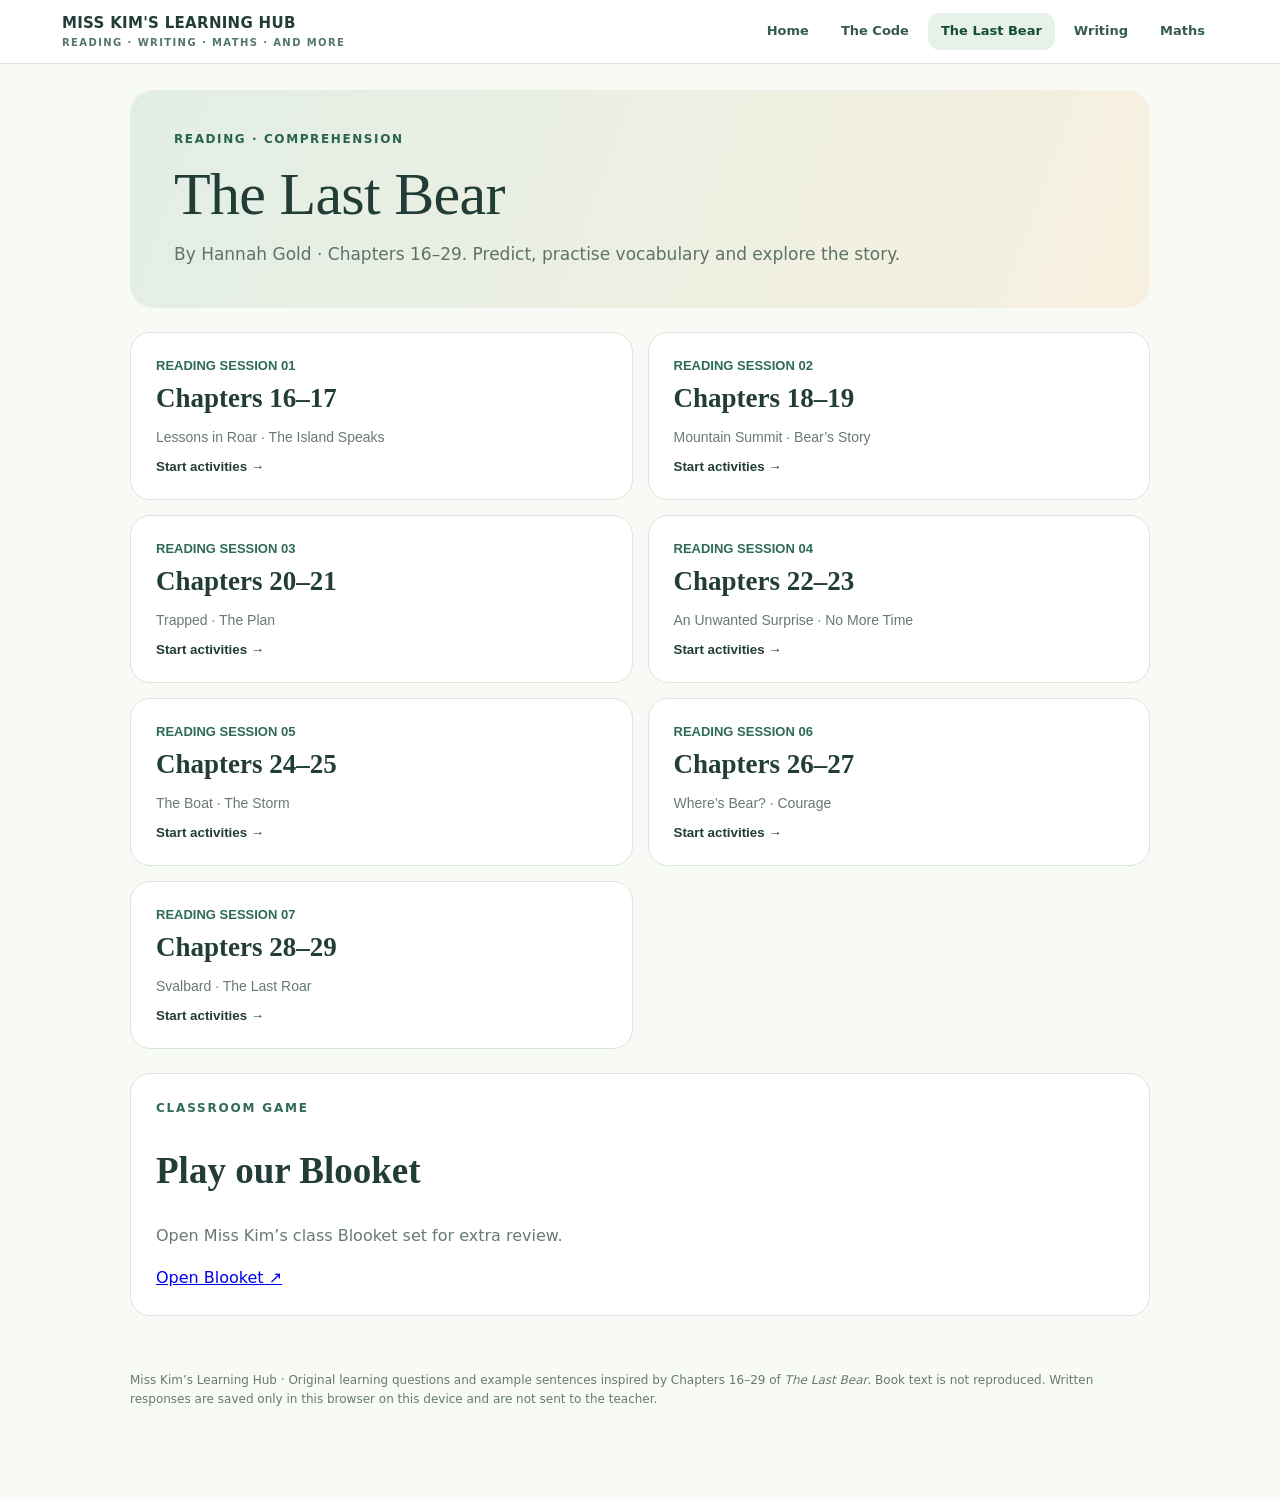
<file: the-last-bear.html>
<!doctype html><html lang="en"><head><meta charset="utf-8"><meta name="viewport" content="width=device-width,initial-scale=1"><title>The Last Bear · Miss Kim’s Learning Hub</title><style>:root{--ink:#223d38;--green:#2e6b57;--muted:#667a70;--line:#dae6dd}*{box-sizing:border-box}body{margin:0;background:#f8faf6;color:var(--ink);font:16px/1.6 system-ui,-apple-system,Segoe UI,sans-serif}header{padding:19px max(24px,calc((100% - 1100px)/2));background:white;border-bottom:1px solid var(--line);font-size:13px;font-weight:800;letter-spacing:.09em}nav{max-width:1100px;margin:18px auto;display:flex;gap:10px;flex-wrap:wrap;padding:0 22px}nav a{border:1px solid var(--line);border-radius:40px;background:white;padding:9px 16px;text-decoration:none;color:var(--green);font-size:13px;font-weight:750}main{max-width:1060px;margin:auto;padding:26px 20px 90px}h1,h2,h3{font-family:Georgia,serif;line-height:1.18}h1{font-size:clamp(42px,6vw,70px);margin:10px 0}h2{font-size:clamp(26px,3.5vw,37px)}p{color:var(--muted)}.hero{background:linear-gradient(115deg,#dfede6,#f6edda);padding:clamp(26px,5vw,52px);border-radius:26px}.eyebrow{color:var(--green);font-size:12px;font-weight:850;letter-spacing:.15em;text-transform:uppercase}.grid{display:grid;grid-template-columns:repeat(2,minmax(0,1fr));gap:15px;margin-top:24px}.card{border:1px solid var(--line);border-radius:20px;background:white;padding:25px}.tile{text-align:left;cursor:pointer;color:inherit;transition:transform .15s,border-color .15s}.tile:hover{transform:translateY(-3px);border-color:#8eb5a0}.tile h2{font-size:27px;margin:10px 0}.tile p{font-size:14px}.num{font-weight:800;color:var(--green);font-size:13px}.btn{background:var(--green);border:0;color:white;border-radius:11px;padding:12px 17px;font-weight:750;cursor:pointer;font:inherit;font-weight:750}.btn.alt{background:#e9f1ec;color:var(--ink)}.btn:disabled{opacity:.5;cursor:not-allowed}.actions{display:flex;gap:10px;flex-wrap:wrap;margin-top:16px}.activity{display:none}.activity.active{display:block}.steps{display:flex;gap:8px;flex-wrap:wrap;margin:25px 0}.steps button{border:1px solid var(--line);background:white;color:var(--green);border-radius:30px;padding:10px 16px;cursor:pointer;font-weight:750}.steps button.active{background:var(--green);color:white}.panel{background:white;border:1px solid var(--line);padding:clamp(20px,4vw,36px);border-radius:22px}.prompt{background:#eef5ee;border-radius:16px;padding:22px;margin:16px 0;font-size:20px;color:var(--ink)}textarea,input{width:100%;padding:14px;border:1px solid #b9cdbf;border-radius:12px;font:inherit;color:var(--ink)}textarea{min-height:125px}.feedback{margin:15px 0;background:#e7f4eb;color:#24613f;padding:15px;border-radius:12px}.feedback.bad{background:#fff0e8;color:#934932}.choices{display:grid;gap:9px}.choice{padding:14px;text-align:left;border:1px solid #cadbd0;border-radius:12px;background:#fff;cursor:pointer;font:inherit;color:var(--ink)}.choice.correct{background:#d9f2e1;border-color:#369a63}.choice.wrong{background:#fce5e1;border-color:#d16c65}.choice:disabled{cursor:default}.note{font-size:13px}.label{font-weight:800;font-size:13px;color:var(--green)}footer{margin-top:55px;color:var(--muted);font-size:12px}.hidden{display:none!important}@media(max-width:680px){.grid{grid-template-columns:1fr}.card{padding:20px}}.hero h1{font-family:Georgia, "Times New Roman",serif!important;font-weight:400!important;font-size:clamp(36px,5vw,59px)!important;line-height:1.13!important;letter-spacing:normal!important}
.hero .eyebrow{font-family:system-ui,-apple-system,"Segoe UI",sans-serif!important;font-size:12px!important;font-weight:800!important;letter-spacing:.13em!important;text-transform:uppercase!important}

.hero{padding:clamp(28px,4vw,44px)!important;border-radius:24px!important;margin-bottom:24px!important}
.hero h1{font-family:Georgia,'Times New Roman',serif!important;font-size:clamp(38px,5.2vw,62px)!important;font-weight:400!important;line-height:1.12!important;letter-spacing:-.02em!important;margin:10px 0 12px!important}
.hero .eyebrow{font-family:system-ui,-apple-system,'Segoe UI',sans-serif!important;font-size:12px!important;font-weight:800!important;letter-spacing:.13em!important;line-height:1.5!important;text-transform:uppercase!important}
.hero p{font-family:system-ui,-apple-system,'Segoe UI',sans-serif!important;font-size:17px!important;line-height:1.6!important}

/* The Last Bear legacy `nav` rule was adding 18px margins and 22px padding
   to the shared top navigation. Override ONLY that inherited spacing. */
.hub-sitebar .hub-nav{margin:0!important;padding:0!important;max-width:none!important;width:auto!important}
/* Match the Maths content wrapper exactly. */
body > main{width:100%!important;max-width:1060px!important;margin:0 auto!important;padding:26px 20px 90px!important}
</style><link rel="stylesheet" href="hub-style.css"></head><body><div class="hub-sitebar"><div class="hub-navwrap"><a class="hub-brand" href="index.html">MISS KIM'S LEARNING HUB<span>READING · WRITING · MATHS · AND MORE</span></a><nav class="hub-nav" aria-label="Main navigation"><a class="hub-navlink" href="index.html">Home</a><a class="hub-navlink" href="the-code.html">The Code</a><a class="hub-navlink" aria-current="page" href="the-last-bear.html">The Last Bear</a><a class="hub-navlink" href="writing.html">Writing</a><a class="hub-navlink" href="maths.html">Maths</a></nav></div></div><main><section id="menu"><section class="hub-banner"><div class="hub-kicker">READING · COMPREHENSION</div><h1 class="hub-title">The Last Bear</h1><p class="hub-description">By Hannah Gold · Chapters 16–29. Predict, practise vocabulary and explore the story.</p></section><div class="grid" id="cards"><button class="card tile" onclick="openChapter(0)"><div class="num">READING SESSION 01</div><h2>Chapters 16–17</h2><p>Lessons in Roar · The Island Speaks</p><strong>Start activities →</strong></button><button class="card tile" onclick="openChapter(1)"><div class="num">READING SESSION 02</div><h2>Chapters 18–19</h2><p>Mountain Summit · Bear’s Story</p><strong>Start activities →</strong></button><button class="card tile" onclick="openChapter(2)"><div class="num">READING SESSION 03</div><h2>Chapters 20–21</h2><p>Trapped · The Plan</p><strong>Start activities →</strong></button><button class="card tile" onclick="openChapter(3)"><div class="num">READING SESSION 04</div><h2>Chapters 22–23</h2><p>An Unwanted Surprise · No More Time</p><strong>Start activities →</strong></button><button class="card tile" onclick="openChapter(4)"><div class="num">READING SESSION 05</div><h2>Chapters 24–25</h2><p>The Boat · The Storm</p><strong>Start activities →</strong></button><button class="card tile" onclick="openChapter(5)"><div class="num">READING SESSION 06</div><h2>Chapters 26–27</h2><p>Where’s Bear? · Courage</p><strong>Start activities →</strong></button><button class="card tile" onclick="openChapter(6)"><div class="num">READING SESSION 07</div><h2>Chapters 28–29</h2><p>Svalbard · The Last Roar</p><strong>Start activities →</strong></button></div><div class="card" style="margin-top:24px"><div class="eyebrow">Classroom game</div><h2>Play our Blooket</h2><p>Open Miss Kim’s class Blooket set for extra review.</p><a href="https://dashboard.blooket.com/set/689d2bdec3fa8c219eec765b" target="_blank" rel="noopener noreferrer">Open Blooket ↗</a></div></section><section id="chapter" class="activity"><button class="btn alt" onclick="home()">← All chapters</button><div style="margin-top:24px" class="eyebrow">THE LAST BEAR</div><h1 id="chTitle"></h1><p id="chSubtitle"></p><div class="steps"><button onclick="setStep(0)">1 · Predict</button><button onclick="setStep(1)">2 · Vocabulary</button><button onclick="setStep(2)">3 · Comprehension</button><button onclick="setStep(3)">4 · Think deeper</button></div><div id="panel" class="panel"></div></section><footer>Miss Kim’s Learning Hub · Original learning questions and example sentences inspired by Chapters 16–29 of <em>The Last Bear</em>. Book text is not reproduced. Written responses are saved only in this browser on this device and are not sent to the teacher.</footer></main><script>let hubRestoring=false;function hubNotify(view){}</script><script>const chapters=[{"range": "16–17", "title": "Lessons in Roar · The Island Speaks", "vocab": [{"word": "deafening", "definition": "Extremely loud.", "context": "The sound of the crashing waves was so ______ that April covered her ears.", "hint": "Think of a sound so powerful that it is almost impossible to hear anything else. A synonym is thunderous."}, {"word": "confidant", "definition": "Someone you trust with your private thoughts.", "context": "April trusted Bear with her secrets and thought of him as her closest ______.", "hint": "This is not simply a friend. It is a person you feel safe telling your secrets to. Be careful: it is different from confident."}, {"word": "jagged", "definition": "Having sharp, uneven edges.", "context": "April carefully climbed over the ______ rocks, trying not to hurt her feet.", "hint": "Think of the opposite of smooth or rounded. Broken glass and some rocks have these edges."}], "quiz": [{"q": "What does Bear help April practise?", "choices": ["Roaring", "Swimming across the sea", "Writing a letter", "Using a compass"], "a": 0, "why": "Bear shows April how to make a powerful roar."}, {"q": "What does Bear sleeping peacefully near April suggest?", "choices": ["He trusts her", "He wants to leave immediately", "He dislikes the island", "He is afraid of her"], "a": 0, "why": "April sees his relaxed sleep as a sign of trust."}, {"q": "Which idea best describes their time exploring?", "choices": ["Their friendship is growing", "April is avoiding Bear", "They are preparing a ship", "Bear is returning to Svalbard"], "a": 0, "why": "Exploring and learning together deepens their bond."}], "reflect": "What does April learn from Bear that she could not learn in a classroom? Use an example from these chapters."}, {"range": "18–19", "title": "Mountain Summit · Bear’s Story", "vocab": [{"word": "summit", "definition": "The highest point of a mountain.", "context": "After a long climb, April finally reached the ______ and looked down at the island.", "hint": "A synonym is peak. It is the destination at the very top of a climb."}, {"word": "glacier", "definition": "A huge, slow-moving mass of ice.", "context": "The enormous ______ moved slowly across the frozen landscape.", "hint": "This is not an iceberg floating in the sea. It is a vast body of ice that moves slowly over land."}, {"word": "dislodge", "definition": "To knock something out of its position.", "context": "Bear pushed against the rock, trying to ______ it from the narrow gap.", "hint": "Think about something stuck firmly in place. This verb means to make it come loose or move out of position."}], "quiz": [{"q": "Where does Bear take April?", "choices": ["To a mountain summit", "To a fishing harbour", "To a city", "To her school"], "a": 0, "why": "Bear carries April high into the mountains."}, {"q": "What does April work out about Bear’s past?", "choices": ["He likely came from Svalbard", "He grew up in the weather cabin", "He was brought by a tourist", "He has always lived on Bear Island"], "a": 0, "why": "Looking towards Svalbard helps April piece together his story."}, {"q": "Why could Bear no longer return the way he came?", "choices": ["The sea ice had melted", "He had forgotten the route", "He was afraid of snow", "April hid his food"], "a": 0, "why": "The loss of sea ice separated him from his home."}], "reflect": "How does learning Bear’s story change April’s understanding of what he needs?"}, {"range": "20–21", "title": "Trapped · The Plan", "vocab": [{"word": "crisis", "definition": "A time of serious danger or difficulty.", "context": "With the ice disappearing, Bear faced a serious ______ and needed help.", "hint": "A turning point when a situation becomes dangerous and urgent. Think of an emergency."}, {"word": "distrustful", "definition": "Not willing to believe or rely on someone.", "context": "After their argument, Dad became ______ of April and questioned where she had been.", "hint": "The opposite of trusting. Someone feeling this way may doubt what they are told."}, {"word": "navigation", "definition": "Finding and following a route to a destination.", "context": "April studied the map because good ______ would help them find the right route.", "hint": "Think about maps, compasses and routes. This skill helps travellers work out where to go."}], "quiz": [{"q": "What environmental problem does April discuss with her father?", "choices": ["Melting Arctic sea ice", "Earthquakes in London", "Forest fires in Australia", "Plastic in a city park"], "a": 0, "why": "April questions her father about warming and the shrinking Arctic ice."}, {"q": "How does Dad begin to treat April after their disagreement?", "choices": ["With suspicion", "With complete trust", "As if nothing happened", "By joining her secret trips"], "a": 0, "why": "His distrust makes April feel distant from him."}, {"q": "What is April trying to plan?", "choices": ["A way to take Bear to Svalbard", "A new weather experiment", "A school holiday", "A visit to her grandmother"], "a": 0, "why": "April searches for a way to return Bear to his home."}], "reflect": "April feels that knowing about a problem is not enough. Do you agree? Explain using an event from the story."}, {"range": "22–23", "title": "An Unwanted Surprise · No More Time", "vocab": [{"word": "partition", "definition": "A dividing wall or section.", "context": "A thin ______ separated one part of the boat from another.", "hint": "A dividing wall or barrier that separates one area from another. Think about how a large room can be split into sections."}, {"word": "provisions", "definition": "Supplies such as food needed for a journey.", "context": "Before leaving, April packed enough ______, including food and water for the journey.", "hint": "Supplies such as food and water that you prepare for a journey or emergency."}, {"word": "deluge", "definition": "A very heavy fall of rain or a flood.", "context": "A sudden ______ of rain soaked April and made it hard to see.", "hint": "A synonym is downpour. Imagine an overwhelming amount of rain falling all at once."}], "quiz": [{"q": "What does April spend time repairing?", "choices": ["An old boat", "The weather station roof", "A bicycle", "A fishing net"], "a": 0, "why": "She works on a boat so she can help Bear leave the island."}, {"q": "Why does April feel increasing pressure?", "choices": ["Time and supplies are running out", "Her school starts the next day", "Bear wants to stay forever", "The sea has frozen solid"], "a": 0, "why": "She has limited time and food to make the journey possible."}, {"q": "How does April respond to the difficulties?", "choices": ["She keeps preparing her plan", "She gives up immediately", "She tells everyone the whole plan", "She forgets about Bear"], "a": 0, "why": "April persists with repairs and preparations."}], "reflect": "Was April’s plan brave, risky, or both? Give a reason from these chapters."}, {"range": "24–25", "title": "The Boat · The Storm", "vocab": [{"word": "hull", "definition": "The main body of a boat.", "context": "The waves crashed against the ______ of the little boat.", "hint": "The main body of a boat or ship, especially the part that keeps water out and helps it float."}, {"word": "tarpaulin", "definition": "A strong waterproof sheet used as a cover.", "context": "April pulled a ______ over the supplies to keep them dry.", "hint": "A strong, waterproof sheet used to cover or protect something from rain and wind."}, {"word": "frantic", "definition": "Wildly hurried or full of fear and urgency.", "context": "April made a ______ search for Bear when she could not find him.", "hint": "A synonym is panicked. It describes hurried actions when someone is extremely worried."}], "quiz": [{"q": "How does Bear help at the start of the journey?", "choices": ["He pushes the boat into the water", "He steers with a compass", "He builds a sail", "He finds another ship"], "a": 0, "why": "Bear uses his strength to move the boat towards the sea."}, {"q": "What makes the journey especially dangerous?", "choices": ["A violent storm", "A broken bicycle", "A heatwave", "A forest fire"], "a": 0, "why": "Heavy rain, waves and cold threaten their safety."}, {"q": "What happens to April in the freezing sea?", "choices": ["She becomes overwhelmed by the cold and loses consciousness", "She safely swims home alone", "She catches a fish", "She reaches Svalbard by herself"], "a": 0, "why": "The cold and water put April in grave danger."}], "reflect": "What details make the storm feel frightening? Describe two moments in your own words."}, {"range": "26–27", "title": "Where’s Bear? · Courage", "vocab": [{"word": "meticulous", "definition": "Very careful and precise.", "context": "April was ______ when checking every detail of her plan.", "hint": "A synonym is thorough. Think of someone checking every small detail carefully."}, {"word": "anticipation", "definition": "The feeling of expecting something important to happen.", "context": "April waited in ______, wondering what would happen when they reached land.", "hint": "Think about the feeling you have before an important event, when you are waiting to find out what will happen."}, {"word": "retreat", "definition": "To move backwards or away from danger.", "context": "The frightened animal began to ______ from the approaching people.", "hint": "The opposite of advance. In a dangerous situation, someone might do this to move to safety."}], "quiz": [{"q": "Where does April wake up after the storm?", "choices": ["On a ship", "At her school", "Inside Bear’s cave", "At the weather station"], "a": 0, "why": "April wakes in a ship’s cabin with her father nearby."}, {"q": "Where does April find Bear?", "choices": ["Chained in a room on the ship", "Back on Bear Island", "Already in the wild in Svalbard", "Inside a fishing net in the sea"], "a": 0, "why": "Bear has been restrained on board the ship."}, {"q": "Who helps prevent Bear from being shot?", "choices": ["April’s father", "April’s teacher", "A passing tourist", "A scientist from London"], "a": 0, "why": "April discovers that her father intervened to save Bear."}], "reflect": "How does April’s relationship with her father change in these chapters? Give evidence."}, {"range": "28–29", "title": "Svalbard · The Last Roar", "vocab": [{"word": "glisten", "definition": "To shine with small flashes of light.", "context": "The snow seemed to ______ as sunlight reflected off the ice.", "hint": "Similar to sparkle or shimmer, especially when light reflects off something wet or icy."}, {"word": "poised", "definition": "Ready and prepared to act.", "context": "Bear stood ______ at the edge of the ice, ready to take his next step.", "hint": "Think of a runner at the starting line: balanced, prepared and ready to move."}, {"word": "subside", "definition": "To become less strong or intense.", "context": "April waited for the strong wind to ______ before moving forward.", "hint": "Think of strong wind becoming gentle, or loud noise growing quieter. The intensity gradually decreases."}], "quiz": [{"q": "Where do April and Bear finally arrive?", "choices": ["Svalbard", "London", "Walrus Bay", "The North Pole research station"], "a": 0, "why": "They reach Svalbard, the place April believes is Bear’s home."}, {"q": "Why must April say goodbye?", "choices": ["Bear belongs in his natural home", "Bear dislikes April", "Her father sells Bear", "Bear is leaving for school"], "a": 0, "why": "April chooses Bear’s wellbeing even though the farewell hurts."}, {"q": "What does April’s journey suggest about caring for nature?", "choices": ["People can take action and speak up", "One person should never try to help", "Animals do not need habitats", "The Arctic has no environmental problems"], "a": 0, "why": "The ending connects April’s actions with responsibility for wildlife."}], "reflect": "How has April changed since Chapter 16? Explain what the final goodbye reveals about her."}];let current=0,step=0,wordIndex=0,quizIndex=0,score=0,locked=false;const $=id=>document.getElementById(id);const esc=s=>String(s).replace(/[&<>"']/g,c=>({'&':'&amp;','<':'&lt;','>':'&gt;','"':'&quot;',"'":'&#39;'}[c]));function store(k,v){try{localStorage.setItem(k,v)}catch(e){}}function retrieve(k){try{return localStorage.getItem(k)||''}catch(e){return ''}}function key(type){return 'misskim_lastbear_'+type+'_'+current}function openChapter(i){hubNotify({kind:'chapter',index:i,step:0});current=i;step=0;wordIndex=0;quizIndex=0;score=0;$('menu').classList.add('hidden');$('chapter').classList.add('active');$('chTitle').textContent='Chapters '+chapters[i].range;$('chSubtitle').textContent=chapters[i].title;renderStep();window.scrollTo(0,0)}function home(){hubNotify({kind:'home'});$('chapter').classList.remove('active');$('menu').classList.remove('hidden');window.scrollTo(0,0)}function setStep(n){hubNotify({kind:'chapter',index:current,step:n});step=n;renderStep()}function renderStep(){document.querySelectorAll('.steps button').forEach((b,i)=>b.classList.toggle('active',i===step));if(step===0)renderPrediction();if(step===1)renderVocab();if(step===2)renderQuiz();if(step===3)renderReflection()}function renderPrediction(){$('panel').innerHTML=`<div class="eyebrow">Before reading · Predict</div><h2>What might happen next?</h2><div class="prompt">Look at these chapter titles:<br><strong>${esc(chapters[current].title)}</strong></div><p>What do you think will happen? Use clues from the titles and what you have already read. There is no single correct answer.</p><textarea id="response" placeholder="I predict that… because…">${esc(retrieve(key('prediction')))}</textarea><div class="actions"><button class="btn" onclick="saveWriting('prediction')">Save prediction</button><button class="btn alt" onclick="setStep(1)">Vocabulary →</button></div><div id="result" aria-live="polite"></div>`}function saveWriting(type){const v=$('response').value.trim();$('result').innerHTML=v?(store(key(type),v),'<div class="feedback">Saved on this device. You can return and edit it later.</div>'):'<div class="feedback bad">Write your thinking first.</div>'}function renderVocab(){const x=chapters[current].vocab[wordIndex];$('panel').innerHTML=`<div class="eyebrow">Vocabulary Challenge · ${wordIndex+1} of ${chapters[current].vocab.length}</div><h2>Guess the word</h2><p>Read the meaning and the example sentence. Use the context clues to work out the missing word.</p><div class="prompt"><div class="label">Meaning</div>${esc(x.definition)}</div><div class="prompt" style="background:#f6f1e7"><div class="label">In context</div>${esc(x.context)}</div><input id="wordAnswer" autocomplete="off" spellcheck="false" placeholder="Type the word" onkeydown="if(event.key==='Enter')checkWord()"><div class="actions"><button class="btn" onclick="checkWord()">Check answer</button><button class="btn alt" onclick="hintWord()">Hint</button><button class="btn alt" onclick="showWordAnswer()">Show answer</button><button class="btn alt" onclick="nextWord()">Next word →</button></div><div id="result" aria-live="polite"></div>`}function checkWord(){const x=chapters[current].vocab[wordIndex],v=$('wordAnswer').value.trim().toLowerCase();$('result').innerHTML=!v?'<div class="feedback bad">Type a word first.</div>':v===x.word.toLowerCase()?'<div class="feedback">✓ Correct! <strong>'+esc(x.word)+'</strong></div>':'<div class="feedback bad">Not quite. Try again or ask for a hint.</div>'}function hintWord(){const x=chapters[current].vocab[wordIndex];$('result').innerHTML='<div class="feedback"><strong>Think about it:</strong> '+esc(x.hint)+'</div>'}function showWordAnswer(){const x=chapters[current].vocab[wordIndex];$('result').innerHTML='<div class="feedback"><strong>Answer:</strong> '+esc(x.word)+'<div style="margin-top:8px"><strong>In context:</strong> '+esc(x.context.replace('______',x.word))+'</div></div>'}function nextWord(){wordIndex=(wordIndex+1)%chapters[current].vocab.length;renderVocab()}function renderQuiz(){locked=false;const list=chapters[current].quiz;if(quizIndex>=list.length){$('panel').innerHTML=`<div class="eyebrow">Comprehension Check · Complete</div><h2>Well done!</h2><div class="prompt">Your score: ${score} / ${list.length}</div><p>Think about the feedback and revisit the chapters if you need to.</p><div class="actions"><button class="btn" onclick="quizIndex=0;score=0;renderQuiz()">Try again</button><button class="btn alt" onclick="setStep(3)">Think deeper →</button></div>`;return}let q=list[quizIndex];$('panel').innerHTML=`<div class="eyebrow">Comprehension Check · Question ${quizIndex+1} of ${list.length}</div><h2>Check your understanding</h2><div class="prompt">${esc(q.q)}</div><div class="choices">${q.choices.map((x,i)=>`<button class="choice" onclick="answer(${i})">${esc(x)}</button>`).join('')}</div><div id="result" aria-live="polite"></div><div class="actions"><button id="nextQ" class="btn" onclick="quizIndex++;renderQuiz()" disabled>Next question →</button></div>`}function answer(i){if(locked)return;locked=true;const q=chapters[current].quiz[quizIndex],ok=i===q.a;if(ok)score++;document.querySelectorAll('.choice').forEach((b,j)=>{b.disabled=true;if(j===q.a)b.classList.add('correct');else if(j===i)b.classList.add('wrong')});$('result').innerHTML='<div class="feedback '+(ok?'':'bad')+'">'+(ok?'✓ Correct! ':'Not quite. ')+esc(q.why)+'</div>';$('nextQ').disabled=false}function renderReflection(){$('panel').innerHTML=`<div class="eyebrow">Think deeper · Reflect</div><h2>Use evidence from the story</h2><div class="prompt">${esc(chapters[current].reflect)}</div><p>Explain your thinking. Include an event or detail from these chapters as evidence.</p><textarea id="response" placeholder="I think… One example from the story is…">${esc(retrieve(key('reflection')))}</textarea><div class="actions"><button class="btn" onclick="saveWriting('reflection')">Save reflection</button><button class="btn alt" onclick="setStep(0)">Review prediction</button><button class="btn alt" onclick="home()">All chapters →</button></div><div id="result" aria-live="polite"></div><p class="note">Open-ended answers are for discussion with your teacher. They are not automatically graded or sent to Miss Kim.</p>`}</script><script>document.addEventListener('click',function(e){const a=e.target.closest('nav a[href]');if(!a)return;const href=a.getAttribute('href');const page=href==='index.html'?'home':href==='the-code.html'?'code':href==='the-last-bear.html'?'bear':null;if(page&&window.parent!==window){e.preventDefault();window.parent.postMessage({type:'misskim-nav',page},'*')}});</script><script>
/* Consistent scroll policy: answering/checking/hints/next question stay in place.
   Changing chapter, group, activity or writing section starts at the new activity. */
(function(){
  let savedY=0, parentY=0;
  const isNavigation = (element) => {
    const control=element.closest('button,a,select');
    if(!control)return false;
    const action=control.getAttribute('onclick')||'';
    const onchange=control.getAttribute('onchange')||'';
    const code=action+' '+onchange;
    if(/\b(openChapter|home|goHome|chooseGroup|setTab|setStep)\s*\(/.test(code))return true;
    if(/\bshow\s*\(/.test(code))return true;
    if(control.closest('#tabs, .steps, nav'))return true;
    return false;
  };
  document.addEventListener('click',function(event){
    if(isNavigation(event.target)){try{if(window.parent!==window)window.parent.postMessage({type:'misskim-scroll-top'},'*')}catch(e){};return;}
    savedY=window.scrollY;
    try{parentY=window.parent!==window?window.parent.scrollY:0}catch(e){parentY=0}
    // Apply after synchronous DOM replacement and layout, without fighting the user scrolling.
    requestAnimationFrame(()=>requestAnimationFrame(()=>{
      window.scrollTo({top:savedY,behavior:'instant'});
      if(window.parent!==window)window.parent.postMessage({type:'misskim-scroll-restore',y:parentY},'*');
    }));
  },true);
})();
</script><script>
window.addEventListener('message',e=>{if(e.source!==parent||!e.data||e.data.type!=='hub-restore')return;
 hubRestoring=true;try{let v=e.data.view;
 if(v.kind==='home')home();
 else if(v.kind==='chapter'){openChapter(v.index);if(v.step)setStep(v.step)}
 }finally{hubRestoring=false}
});
</script></body></html>
</file>
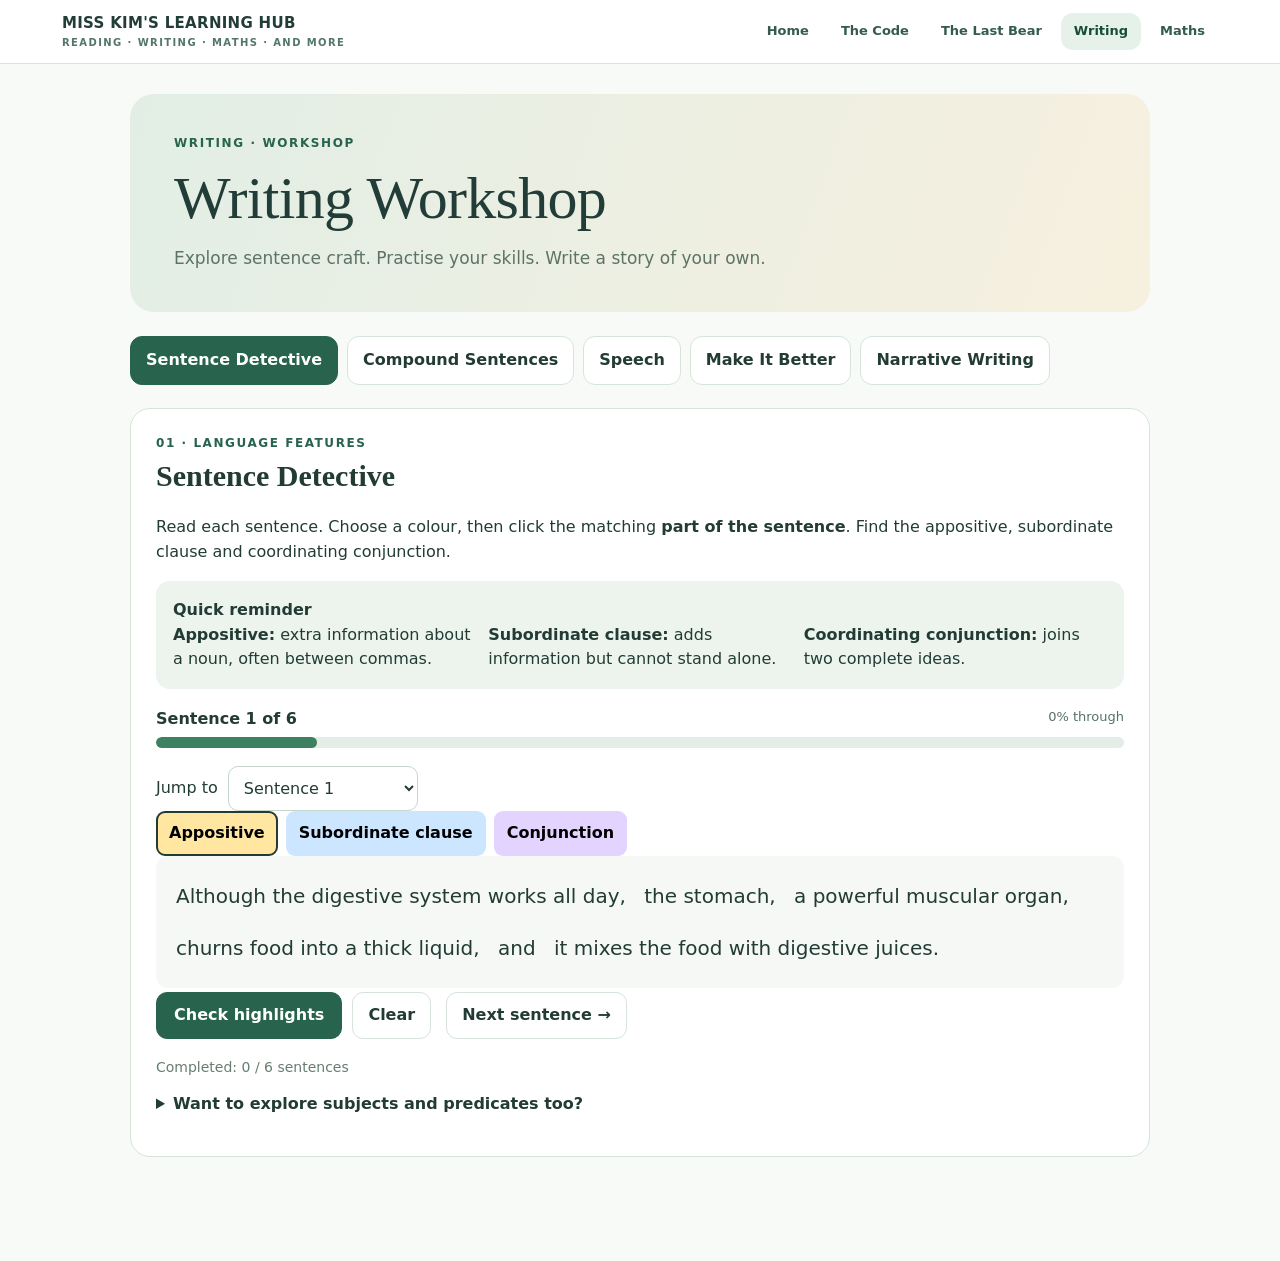
<file: writing.html>
<!doctype html><html lang="en"><head><meta charset="utf-8"><meta name="viewport" content="width=device-width, initial-scale=1"><title>Writing Workshop | Miss Kim</title><style>
:root{--ink:#223c35;--green:#27634d;--pale:#edf4ee;--border:#d6e4d9}*{box-sizing:border-box}body{font-family:system-ui,-apple-system,Segoe UI,sans-serif;background:#f8faf7;color:var(--ink);margin:0;line-height:1.55}.wrap{max-width:1060px;margin:auto;padding:30px 20px 90px}.hero{background:linear-gradient(115deg,#dcece1,#f9f1df);border-radius:24px;padding:35px}.eyebrow{font-size:12px;letter-spacing:.13em;font-weight:800;color:var(--green)}h1,h2{font-family:Georgia,serif}h1{font-size:clamp(35px,6vw,60px);margin:4px 0}h2{font-size:30px}button,input,textarea,select{font:inherit}button{cursor:pointer}.tabs{display:flex;gap:9px;flex-wrap:wrap;margin:23px 0}.tabs button,.pill{border:1px solid var(--border);background:white;border-radius:12px;padding:11px 15px;color:var(--ink);font-weight:700}.tabs button.active,.primary{background:var(--green)!important;color:white!important;border-color:var(--green)!important}.panel{background:white;border:1px solid var(--border);padding:25px;border-radius:20px;margin:14px 0}.panel h2{margin:0 0 12px}.soft{background:var(--pale);border-radius:14px;padding:17px;margin:15px 0}.small{color:#667e70;font-size:14px}.btn{border:1px solid var(--border);border-radius:11px;padding:10px 15px;background:white;color:var(--ink);font-weight:700;margin:4px 5px 4px 0}.primary{border:1px solid var(--green);border-radius:11px;padding:10px 17px;font-weight:750}.row{display:flex;flex-wrap:wrap;gap:10px;align-items:center}.grid{display:grid;grid-template-columns:repeat(auto-fit,minmax(220px,1fr));gap:12px}.card{background:#f6f9f5;border:1px solid var(--border);padding:16px;border-radius:15px}.card h3{margin:0 0 7px}textarea,input,select{border:1px solid #c5d7ca;border-radius:10px;padding:11px;width:100%;background:white;color:var(--ink)}textarea{min-height:110px;resize:vertical}.feedback{margin-top:12px;padding:13px;border-radius:11px;background:#edf4ee}.sentence{font-size:20px;line-height:2.1;padding:14px;background:#f5f8f5;border-radius:12px}.sentence span{cursor:pointer;border-radius:5px;padding:3px 2px}.sentence span:hover{outline:2px solid #a5b9a8}.sentence span.selected{background:var(--mark,#ffec9b);box-shadow:inset 0 -3px 0 #5553}.legend{display:flex;gap:8px;flex-wrap:wrap}.legend button{border:2px solid transparent;border-radius:9px;padding:8px 11px;font-weight:700}.legend button.chosen{border-color:#243a33}.two{display:grid;grid-template-columns:1fr 1fr;gap:13px}.hidden{display:none!important}.steps{display:flex;gap:7px;flex-wrap:wrap;margin:16px 0}.steps span{background:#e9f1e9;border-radius:10px;padding:7px 10px;font-weight:700}.success{color:#19754e}.error{color:#b03e38}.muted{color:#667e70}details{margin:14px 0}summary{cursor:pointer;font-weight:700}@media(max-width:650px){.two{grid-template-columns:1fr}.wrap{padding:16px 12px}.hero{padding:25px}.panel{padding:17px}.sentence{font-size:17px}}
.progresshead{display:flex;justify-content:space-between;gap:10px;margin:18px 0 5px}.progresshead span{font-size:13px;color:#557267}.progressbar{height:11px;background:#e4eee6;border-radius:50px;overflow:hidden;margin-bottom:18px}.progressbar>div{height:100%;background:#3d8062;border-radius:50px}.sentencepart{font-size:inherit;line-height:inherit;border:1px solid transparent;background:transparent;padding:4px 5px;border-radius:7px;color:inherit;cursor:pointer;text-align:left}.sentencepart:hover{border-color:#668f78}.sentencepart.selected{background:var(--mark);border-color:#4e7562}.correct{color:#17673b;margin-top:5px}.incorrect{color:#a23e31;margin-top:5px}.chosenAnswer{outline:3px solid #5b8c72}.feedback.error{background:#fff0ec}.feedback.success{background:#e7f5e9}.hero h1{font-family:Georgia, "Times New Roman",serif!important;font-weight:400!important;font-size:clamp(36px,5vw,59px)!important;line-height:1.13!important;letter-spacing:normal!important}
.hero .eyebrow{font-family:system-ui,-apple-system,"Segoe UI",sans-serif!important;font-size:12px!important;font-weight:800!important;letter-spacing:.13em!important;text-transform:uppercase!important}

.hero{padding:clamp(28px,4vw,44px)!important;border-radius:24px!important;margin-bottom:24px!important}
.hero h1{font-family:Georgia,'Times New Roman',serif!important;font-size:clamp(38px,5.2vw,62px)!important;font-weight:400!important;line-height:1.12!important;letter-spacing:-.02em!important;margin:10px 0 12px!important}
.hero .eyebrow{font-family:system-ui,-apple-system,'Segoe UI',sans-serif!important;font-size:12px!important;font-weight:800!important;letter-spacing:.13em!important;line-height:1.5!important;text-transform:uppercase!important}
.hero p{font-family:system-ui,-apple-system,'Segoe UI',sans-serif!important;font-size:17px!important;line-height:1.6!important}
</style><link rel="stylesheet" href="hub-style.css"></head><body><div class="hub-sitebar"><div class="hub-navwrap"><a class="hub-brand" href="index.html">MISS KIM'S LEARNING HUB<span>READING · WRITING · MATHS · AND MORE</span></a><nav class="hub-nav" aria-label="Main navigation"><a class="hub-navlink" href="index.html">Home</a><a class="hub-navlink" href="the-code.html">The Code</a><a class="hub-navlink" href="the-last-bear.html">The Last Bear</a><a class="hub-navlink" aria-current="page" href="writing.html">Writing</a><a class="hub-navlink" href="maths.html">Maths</a></nav></div></div><div class="wrap"><section class="hub-banner"><div class="hub-kicker">WRITING · WORKSHOP</div><h1 class="hub-title">Writing Workshop</h1><p class="hub-description">Explore sentence craft. Practise your skills. Write a story of your own.</p></section><nav class="tabs" id="tabs" aria-label="Writing activities"></nav><main id="app"></main></div><script>let hubRestoring=false;function hubNotify(view){}</script><script>
const lessons=[['detect','Sentence Detective'],['compound','Compound Sentences'],['speech','Speech'],['tadd','Make It Better'],['narrative','Narrative Writing']];let current='detect';const app=document.getElementById('app');const saved={};function esc(s){return String(s??'').replace(/[&<>"']/g,c=>({'&':'&amp;','<':'&lt;','>':'&gt;','"':'&quot;',"'":'&#39;'}[c]))}function show(k){if(current!==k)hubNotify({kind:'lesson',lesson:k});const changingSection=(current!==k);const previousY=window.scrollY;current=k;document.getElementById('tabs').innerHTML=lessons.map(([id,t])=>`<button class="${id===k?'active':''}" onclick="show('${id}')">${t}</button>`).join('');app.innerHTML=({detect,compound,speech,tadd,narrative})[k]();if(k==='detect')drawSentence();if(k==='narrative')restore();if(changingSection){window.scrollTo({top:0,behavior:'instant'})}else{window.scrollTo({top:previousY,behavior:'instant'})}}function msg(id,t,ok=true){let e=document.getElementById(id);e.className='feedback '+(ok?'success':'error');e.textContent=t}const detectData=[
{parts:['Although the digestive system works all day,','the stomach,','a powerful muscular organ,','churns food into a thick liquid,','and','it mixes the food with digestive juices.'],correct:{app:[2],sub:[0],conj:[4]}},
{parts:['Because our bodies need nutrients to grow,','the small intestine,','the longest part of the digestive system,','absorbs vitamins and minerals,','and','it sends them into the bloodstream.'],correct:{app:[2],sub:[0],conj:[4]}},
{parts:['When you chew your food carefully,','saliva,','a slippery digestive liquid,','begins breaking down the food,','and','your teeth crush it into smaller pieces.'],correct:{app:[2],sub:[0],conj:[4]}},
{parts:['Even though digestion begins in the mouth,','the oesophagus,','a long muscular tube,','carries food to the stomach,','and','it uses strong muscle contractions to move it along.'],correct:{app:[2],sub:[0],conj:[4]}},
{parts:['Since every organ has an important job,','the digestive system,','a team of working organs,','changes food into nutrients,','and','it provides the energy our bodies need every day.'],correct:{app:[2],sub:[0],conj:[4]}},
{parts:['After food leaves the stomach,','the large intestine,',"the body's water-absorbing organ,",'removes extra water from the waste,','but','it also helps prepare the waste to leave the body.'],correct:{app:[2],sub:[0],conj:[4]}}
];let di=0,brush='app',marks={},detectDone={};const colours={app:'#ffe7a2',sub:'#cde6ff',conj:'#e3d3ff'};
function progress(label,i,total){return `<div class="progresshead"><strong>${label} ${i+1} of ${total}</strong><span>${Math.round(i/total*100)}% through</span></div><div class="progressbar"><div style="width:${(i+1)/total*100}%"></div></div>`}
function detect(){return `<section class="panel"><div class="eyebrow">01 · LANGUAGE FEATURES</div><h2>Sentence Detective</h2><p>Read each sentence. Choose a colour, then click the matching <b>part of the sentence</b>. Find the appositive, subordinate clause and coordinating conjunction.</p><div class="soft"><b>Quick reminder</b><div class="grid"><div><b>Appositive:</b> extra information about a noun, often between commas.</div><div><b>Subordinate clause:</b> adds information but cannot stand alone.</div><div><b>Coordinating conjunction:</b> joins two complete ideas.</div></div></div>${progress('Sentence',di,detectData.length)}<div class="row"><label for="dselect">Jump to</label><select id="dselect" style="max-width:190px" onchange="changeDetect(Number(this.value))">${detectData.map((x,i)=>`<option value="${i}" ${i===di?'selected':''}>Sentence ${i+1}${detectDone[i]?' ✓':''}</option>`).join('')}</select></div><div class="legend" id="legend"></div><div class="sentence" id="sentence"></div><div class="row"><button class="primary" onclick="checkDetect()">Check highlights</button><button class="btn" onclick="marks={};drawSentence();document.getElementById('detectFeed').innerHTML=''">Clear</button><button class="btn" onclick="nextDetect()">Next sentence →</button></div><div id="detectFeed" aria-live="polite"></div><p class="small">Completed: ${Object.keys(detectDone).length} / ${detectData.length} sentences</p><details><summary>Want to explore subjects and predicates too?</summary><p>Try identifying who or what the clause is about (subject), and what they do or what is said about them (predicate).</p></details></section>`}
function changeDetect(n){di=n;marks={};show('detect')}
function nextDetect(){changeDetect((di+1)%detectData.length)}
function setBrush(k){brush=k;drawSentence()}
function markPart(i){marks[i]=marks[i]===brush?undefined:brush;drawSentence();let f=document.getElementById('detectFeed');if(f)f.innerHTML=''}
function drawSentence(){document.getElementById('legend').innerHTML=[['app','Appositive'],['sub','Subordinate clause'],['conj','Conjunction']].map(([k,t])=>`<button type="button" style="background:${colours[k]}" class="${brush===k?'chosen':''}" onclick="setBrush('${k}')">${t}</button>`).join('');document.getElementById('sentence').innerHTML=detectData[di].parts.map((p,i)=>`<button type="button" style="--mark:${colours[marks[i]]||'#fff'}" class="sentencepart ${marks[i]?'selected':''}" onclick="markPart(${i})">${esc(p)}</button>`).join(' ')}
function checkDetect(){let c=detectData[di].correct,right=0,details=[];for(let [type,indices] of Object.entries(c)){let chosen=Object.keys(marks).filter(i=>marks[i]===type).map(Number);let ok=chosen.length===indices.length&&indices.every(i=>chosen.includes(i));if(ok)right++;details.push(`<div class="${ok?'correct':'incorrect'}"><b>${type==='app'?'Appositive':type==='sub'?'Subordinate clause':'Conjunction'}:</b> ${ok?'✓ Correct':'✗ Check again'}</div>`)}if(right===3)detectDone[di]=true;document.getElementById('detectFeed').innerHTML=`<div class="feedback"><b>${right} of 3 correct</b>${details.join('')}${right===3?'<p>Excellent! Move to the next sentence.</p>':'<p>Keep trying. Choose a colour and click the exact phrase.</p>'}</div>`;if(right===3){let sel=document.getElementById('dselect');sel.options[di].text=`Sentence ${di+1} ✓`}}
const conjQuestions=[{a:'The rain was heavy.',b:'We continued our journey.',options:['and','but','or'],answer:'but',why:'But shows contrast.'},{a:'Sam was tired.',b:'He went to sleep.',options:['so','but','or'],answer:'so',why:'So shows a result.'},{a:'Would you like to draw?',b:'Would you like to write?',options:['so','or','yet'],answer:'or',why:'Or presents a choice.'},{a:'The path was narrow.',b:'We walked carefully.',options:['so','or','but'],answer:'so',why:'So shows a result.'},{a:'Mia wanted to explore.',b:'Her brother preferred to stay.',options:['but','and','so'],answer:'but',why:'But shows a contrast.'}];let ci=0,conjChosen=null,conjDone={};
function compound(){let q=conjQuestions[ci];return `<section class="panel"><div class="eyebrow">02 · SENTENCE STRUCTURE</div><h2>Compound Sentences</h2><p>A compound sentence connects <b>two independent clauses</b> with a coordinating conjunction.</p><div class="soft"><b>FANBOYS</b><div class="steps">${['For','And','Nor','But','Or','Yet','So'].map(s=>`<span>${s}</span>`).join('')}</div><p class="small">Complete idea + <b>comma + conjunction</b> + complete idea.</p><b>Example:</b> Jamie was playing tennis, <b>and</b> Alex was playing volleyball.</div>${progress('Question',ci,conjQuestions.length)}<h3>Choose the best conjunction</h3><div class="soft"><p>${esc(q.a)}<br>${esc(q.b)}</p></div><div class="row">${q.options.map(o=>`<button type="button" class="btn ${conjChosen===o?'chosenAnswer':''}" onclick="checkConj('${o}')">${o}</button>`).join('')}</div><div id="conjFeed" aria-live="polite">${conjChosen?`<div class="feedback ${conjChosen===q.answer?'success':'error'}">${conjChosen===q.answer?'✓ Correct! '+q.why:'Not quite. Think about how the two ideas relate.'}</div>`:''}</div><button class="btn" onclick="ci=(ci+1)%conjQuestions.length;conjChosen=null;show('compound')">Next example →</button><p class="small">Correctly completed: ${Object.keys(conjDone).length} / ${conjQuestions.length}</p><h3>Write your own compound sentence</h3><textarea id="compoundWrite" placeholder="Join two complete ideas using FANBOYS..."></textarea><button class="btn" onclick="msg('compoundFeed','Can each clause stand alone? Did you use a comma before the conjunction?')">Self-check</button><div id="compoundFeed"></div></section>`}
function checkConj(o){conjChosen=o;let q=conjQuestions[ci];if(o===q.answer)conjDone[ci]=true;show('compound')}
const speechQs=[{s:'Dad said it was time to go home.',a:'indirect',why:'This reports his message without his exact words.'},{s:'“It is time to go home,” Dad said.',a:'direct',why:'The exact spoken words are inside quotation marks.'},{s:'The forest was silent.',a:'neither',why:'Nobody is speaking or being reported.'},{s:'April whispered, “Can you hear me?”',a:'direct',why:'These are the character’s exact words.'},{s:'She told her friends that she was nervous.',a:'indirect',why:'Her words are reported, not quoted.'}];let si=0,speechChosen=null,speechDone={};
function speech(){let q=speechQs[si];return `<section class="panel"><div class="eyebrow">03 · DIALOGUE</div><h2>Direct & Indirect Speech</h2><div class="two"><div class="soft"><b>Direct speech</b><p>Someone's exact words, in quotation marks.</p><p>“I am ready,” she said.</p></div><div class="soft"><b>Indirect speech</b><p>Reports what someone said, without quotation marks.</p><p>She said that she was ready.</p></div></div><div class="soft"><b>Remember:</b> Begin spoken words with a capital letter. Put punctuation inside quotation marks. Start a new line for a new speaker.</div>${progress('Question',si,speechQs.length)}<h3>Which type of sentence is this?</h3><div class="sentence">${esc(q.s)}</div><div class="row">${['direct','indirect','neither'].map(o=>`<button type="button" class="btn ${speechChosen===o?'chosenAnswer':''}" onclick="checkSpeech('${o}')">${o[0].toUpperCase()+o.slice(1)}</button>`).join('')}</div><div id="speechFeed" aria-live="polite">${speechChosen?`<div class="feedback ${speechChosen===q.a?'success':'error'}">${speechChosen===q.a?'✓ Correct! '+q.why:'Not quite. Try again.'}</div>`:''}</div><button class="btn" onclick="si=(si+1)%speechQs.length;speechChosen=null;show('speech')">Next example →</button><p class="small">Correctly completed: ${Object.keys(speechDone).length} / ${speechQs.length}</p><h3>Fix the punctuation</h3><p>Rewrite this sentence using correct direct speech punctuation:</p><div class="soft">sam whispered i think we are lost</div><textarea id="speechWrite" placeholder="Type your corrected sentence..."></textarea><button class="btn" onclick="document.getElementById('speechAnswer').classList.toggle('hidden')">Show model answer</button><div class="soft hidden" id="speechAnswer">Sam whispered, “I think we are lost.”<p class="small">Other correct arrangements are possible.</p></div></section>`}
function checkSpeech(o){speechChosen=o;if(o===speechQs[si].a)speechDone[si]=true;show('speech')}
const taddPrompts=[['Sam was lost in the forest. He felt scared.','Sam stopped and looked around. The trees towered above him, blocking the last of the sunlight. What if I can’t find my way back? he thought. “Hello? Is anyone there?” he called.'],['Julie scored a goal. She felt happy.','Julie jumped into the air as her teammates rushed towards her. “We scored!” she shouted. The crowd roared around them. I can’t believe it! she thought.'],['The door opened. Mia was surprised.','The door creaked open. Mia froze, her fingers tightening around the torch. Who could be here? she wondered. “Hello?” she called into the darkness.']];let ti=0;function tadd(){let [before,after]=taddPrompts[ti];return `<section class="panel"><div class="eyebrow">04 · NARRATIVE CRAFT</div><h2>Make It Better — TADD</h2><p>Move from <b>telling</b> to <b>showing</b>. Choose details that bring an important scene to life.</p><div class="grid">${[['T','Thoughts','What is the character thinking?'],['A','Actions','What does the character do?'],['D','Dialogue','What does the character say?'],['D','Description','What can the reader see, hear or feel?']].map(([a,b,c])=>`<div class="card"><h3>${a} · ${b}</h3><div>${c}</div></div>`).join('')}</div><h3>Before — telling</h3><div class="soft">${esc(before)}</div><h3>Your turn — show the moment</h3><p class="small">Use two or more TADD techniques. Strong verbs and specific details help.</p><textarea id="taddWrite" style="min-height:190px" placeholder="Write your improved scene here..."></textarea><div class="row"><button class="btn" onclick="document.getElementById('taddModel').classList.toggle('hidden')">Show a model</button><button class="btn" onclick="ti=(ti+1)%taddPrompts.length;show('tadd')">Another prompt →</button></div><div class="soft hidden" id="taddModel"><b>One possible version</b><p>${esc(after)}</p><p class="small">Your writing does not need to match the model. There are many effective ways to show a scene.</p></div><div class="soft"><b>Self-check:</b> Did you use at least two TADD techniques? Can your reader picture the moment? Is your dialogue punctuated correctly?</div></section>`}
const cspace=[['C','Character','Who is involved? What matters about them?'],['S','Setting','Where and when does the story take place?'],['P','Problem','What goes wrong or creates a challenge?'],['A','Action','What does the character do in response?'],['C','Conclusion','How does the story end?'],['E','End Emotion','How does the character feel afterwards?']];function narrative(){return `<section class="panel"><div class="eyebrow">05 · INDEPENDENT WRITING</div><h2>Plan & Write Your Narrative</h2><p>Use <strong>CSPACE</strong> to plan your plot. Then use <strong>TADD</strong> to bring a key scene to life.</p><div class="grid">${cspace.map(([a,b,c],i)=>`<div class="card"><h3>${a} · ${b}</h3><p class="small">${c}</p><textarea id="plan${i}" data-save="plan${i}" placeholder="Your ideas..."></textarea></div>`).join('')}</div><h3>Write your story</h3><textarea id="story" data-save="story" style="min-height:330px" placeholder="Start your narrative here..."></textarea><div class="soft"><b>Writing checklist</b><div>${['My story follows a clear CSPACE structure.','I used TADD to develop an important scene.','I included strong verbs and specific details.','I checked direct speech punctuation.','I reread my work for clarity and sentence variety.'].map((t,i)=>`<label style="display:block;margin:9px 0"><input type="checkbox" data-save="check${i}" style="width:auto" id="check${i}"> ${t}</label>`).join('')}</div></div><button class="primary" onclick="downloadWriting()">Download my writing (.txt)</button><button class="btn" onclick="saveWriting();msg('saveFeed','Saved in this browser for now. Download a copy if you need to keep it.')">Save on this device</button><div id="saveFeed"></div><p class="small">Your draft is saved locally in this browser, not sent to Miss Kim. Download it before clearing browser data or changing devices.</p></section>`}function saveWriting(){document.querySelectorAll('[data-save]').forEach(e=>localStorage.setItem('mk-write-'+e.dataset.save,e.type==='checkbox'?String(e.checked):e.value))}function restore(){document.querySelectorAll('[data-save]').forEach(e=>{let v=localStorage.getItem('mk-write-'+e.dataset.save);if(v!==null){if(e.type==='checkbox')e.checked=v==='true';else e.value=v}e.addEventListener('input',saveWriting);e.addEventListener('change',saveWriting)})}function downloadWriting(){saveWriting();let s='MISS KIM’S WRITING WORKSHOP\n\nCSPACE PLAN\n\n'+cspace.map(([a,b],i)=>b.toUpperCase()+'\n'+document.getElementById('plan'+i).value).join('\n\n')+'\n\nMY NARRATIVE\n\n'+document.getElementById('story').value;let blob=new Blob([s],{type:'text/plain;charset=utf-8'}),url=URL.createObjectURL(blob),a=document.createElement('a');a.href=url;a.download='my-narrative-writing.txt';a.click();setTimeout(()=>URL.revokeObjectURL(url),1000)}show('detect');</script><script>
/* Consistent scroll policy: answering/checking/hints/next question stay in place.
   Changing chapter, group, activity or writing section starts at the new activity. */
(function(){
  let savedY=0, parentY=0;
  const isNavigation = (element) => {
    const control=element.closest('button,a,select');
    if(!control)return false;
    const action=control.getAttribute('onclick')||'';
    const onchange=control.getAttribute('onchange')||'';
    const code=action+' '+onchange;
    if(/\b(openChapter|home|goHome|chooseGroup|setTab|setStep)\s*\(/.test(code))return true;
    if(/\bshow\s*\(/.test(code))return true;
    if(control.closest('#tabs, .steps, nav'))return true;
    return false;
  };
  document.addEventListener('click',function(event){
    if(isNavigation(event.target)){try{if(window.parent!==window)window.parent.postMessage({type:'misskim-scroll-top'},'*')}catch(e){};return;}
    savedY=window.scrollY;
    try{parentY=window.parent!==window?window.parent.scrollY:0}catch(e){parentY=0}
    // Apply after synchronous DOM replacement and layout, without fighting the user scrolling.
    requestAnimationFrame(()=>requestAnimationFrame(()=>{
      window.scrollTo({top:savedY,behavior:'instant'});
      if(window.parent!==window)window.parent.postMessage({type:'misskim-scroll-restore',y:parentY},'*');
    }));
  },true);
})();
</script><script>
window.addEventListener('message',e=>{if(e.source!==parent||!e.data||e.data.type!=='hub-restore')return;
 hubRestoring=true;try{if(e.data.view.kind==='lesson')show(e.data.view.lesson);else show('detect')}
 finally{hubRestoring=false}
});
</script></body></html>
</file>
<file: hub-style.css>
/* Shared site-wide hero typography; identical for every subject page */
.hub-banner{box-sizing:border-box!important;display:block!important;background:linear-gradient(110deg,#e2eee5,#f7f0df)!important;border-radius:24px!important;padding:40px 44px!important;margin:0 0 24px!important;min-height:218px!important;text-align:left!important}
.hub-banner .hub-kicker{display:block!important;font:800 12px/1.5 system-ui,-apple-system,'Segoe UI',sans-serif!important;letter-spacing:1.6px!important;color:#28634e!important;text-transform:uppercase!important;margin:0 0 13px!important}
.hub-banner .hub-title{display:block!important;font:400 clamp(38px,5vw,60px)/1.12 Georgia,'Times New Roman',serif!important;letter-spacing:-.7px!important;color:#223d38!important;margin:0 0 13px!important}
.hub-banner .hub-description{display:block!important;font:400 17px/1.6 system-ui,-apple-system,'Segoe UI',sans-serif!important;letter-spacing:normal!important;color:#5c7365!important;margin:0!important;max-width:850px!important}
@media(max-width:600px){.hub-banner{padding:28px 24px!important;min-height:0!important}.hub-banner .hub-title{font-size:clamp(34px,8vw,48px)!important}}

/* Shared navigation on every real HTML page */
.hub-sitebar{background:#fff;border-bottom:1px solid #d8e5db;position:relative;z-index:10;font-family:system-ui,-apple-system,'Segoe UI',sans-serif}
.hub-navwrap{max-width:1200px;margin:auto;padding:13px 22px;display:flex;align-items:center;justify-content:space-between;gap:18px;flex-wrap:wrap}
.hub-brand{font-size:15px!important;font-weight:850!important;letter-spacing:.02em!important;color:#223d38!important;text-decoration:none!important;line-height:1.35!important}
.hub-brand span{display:block;font-size:10px!important;letter-spacing:1.4px!important;color:#54766a!important;margin-top:3px}
.hub-nav{display:flex;gap:6px;flex-wrap:wrap}
.hub-navlink{font:650 13px/1.3 system-ui,-apple-system,'Segoe UI',sans-serif!important;padding:10px 13px!important;border-radius:12px!important;color:#345b4e!important;text-decoration:none!important;background:transparent!important;border:0!important;white-space:nowrap!important}
.hub-navlink:hover,.hub-navlink[aria-current=page]{background:#e5f1e9!important;color:#174c39!important}
@media(max-width:650px){.hub-navwrap{padding:12px 16px}.hub-nav{gap:3px}.hub-navlink{padding:8px!important;font-size:12px!important}}

/* Keep one consistent centered content column across pages */
.hub-sitebar{width:100%!important;box-sizing:border-box!important}
.hub-navwrap{max-width:1200px!important;width:100%!important;box-sizing:border-box!important}
</file>
